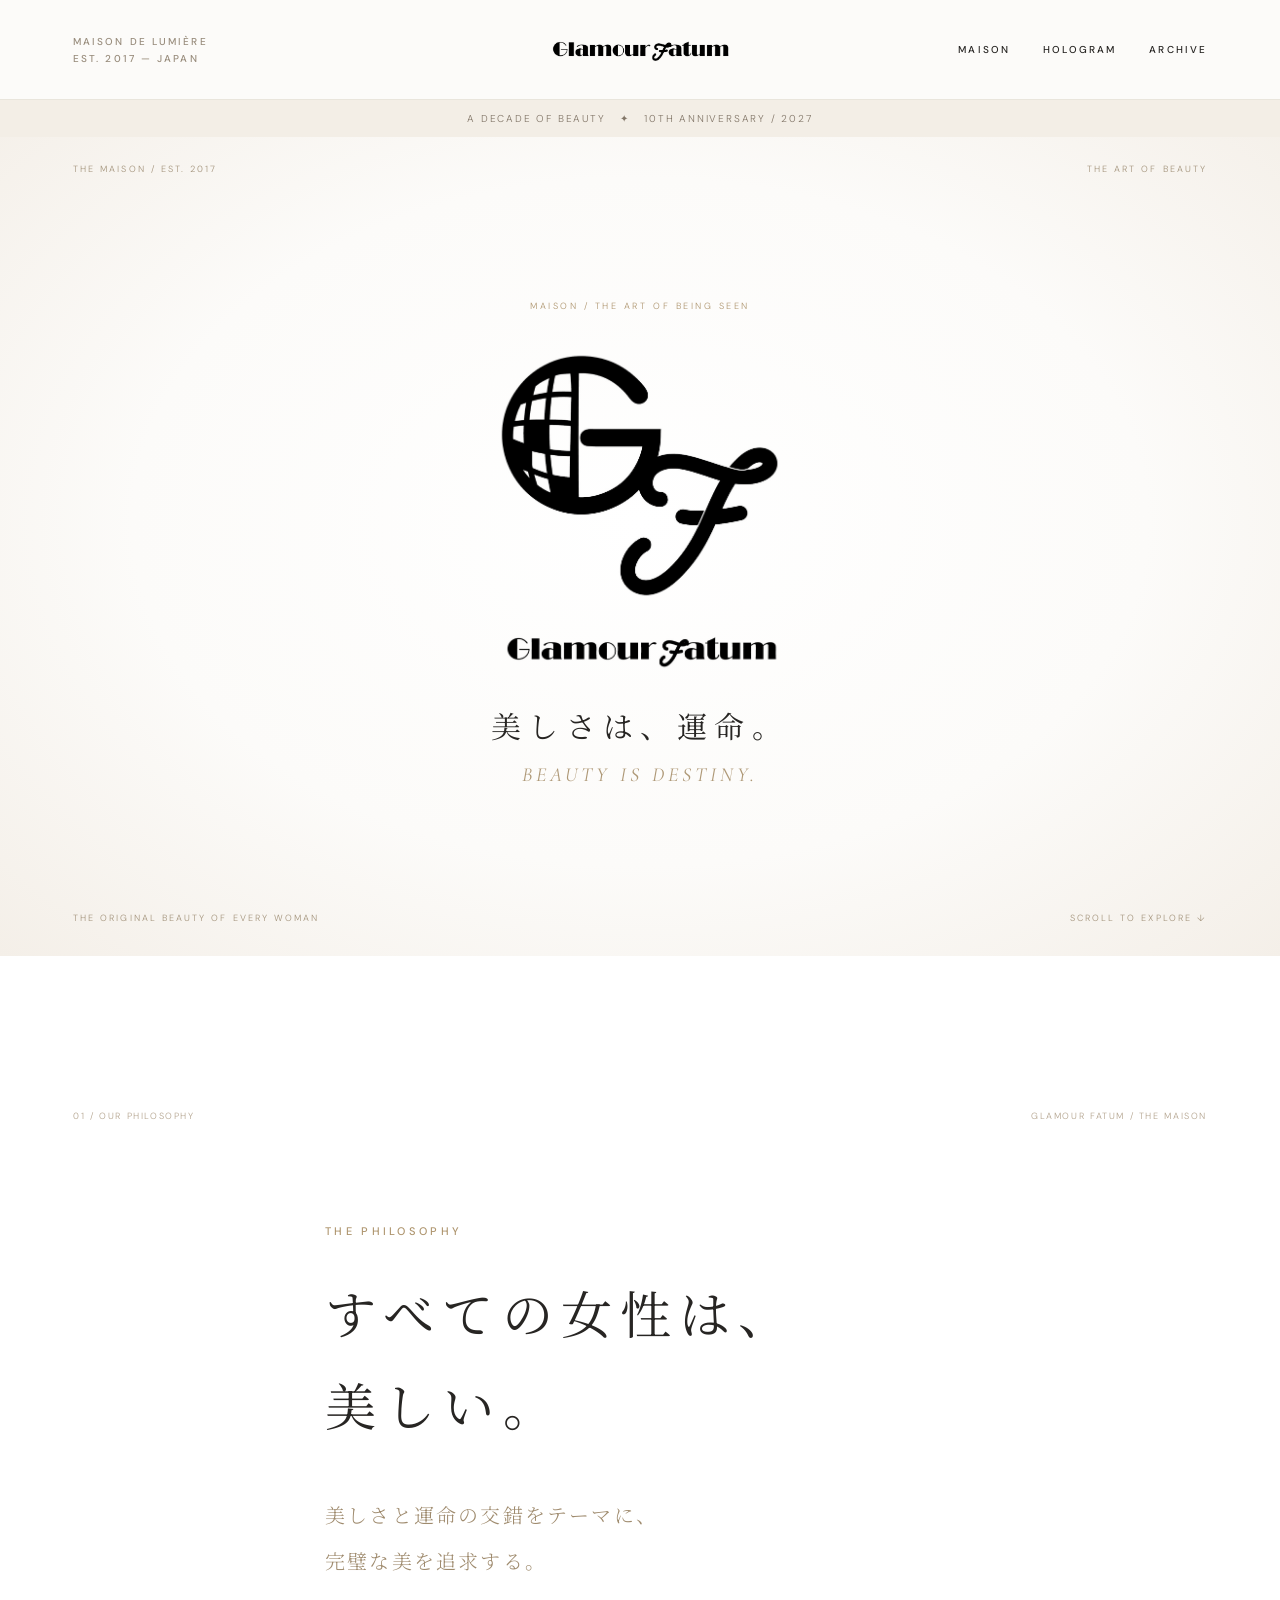
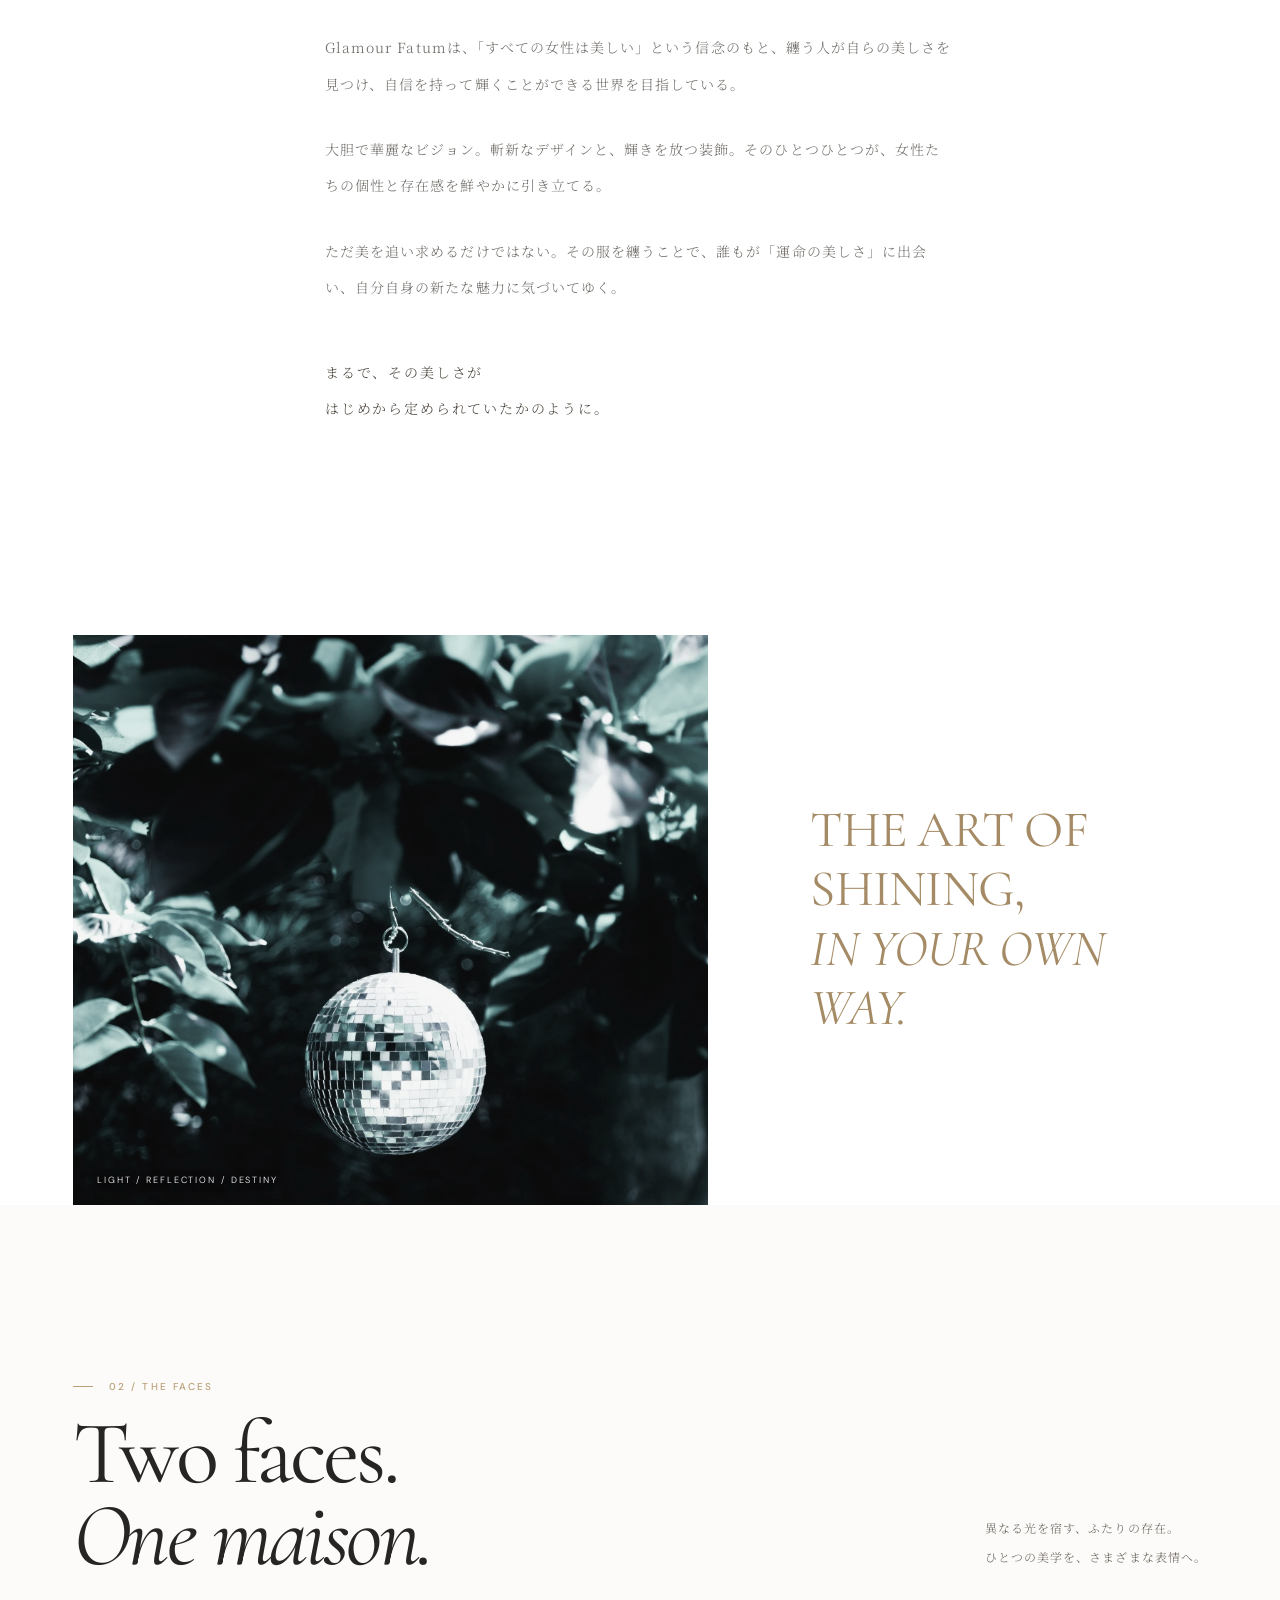
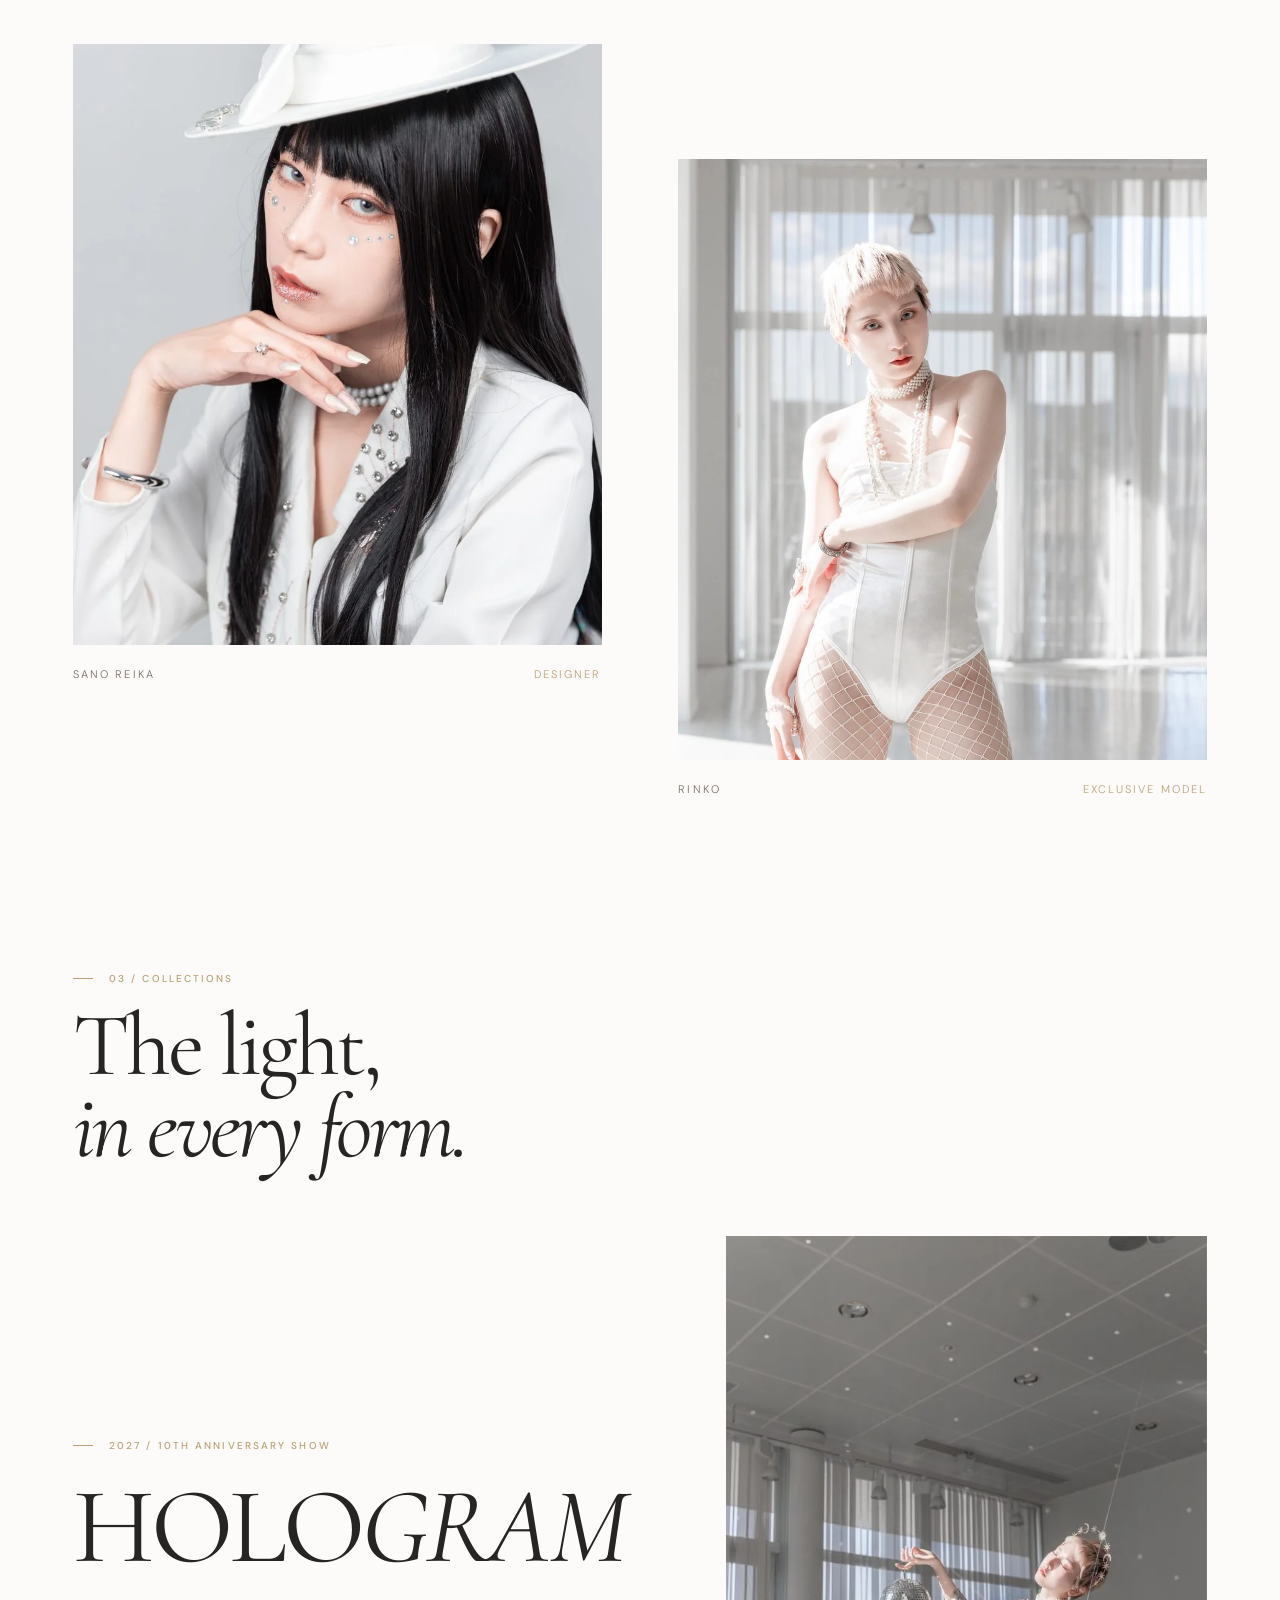
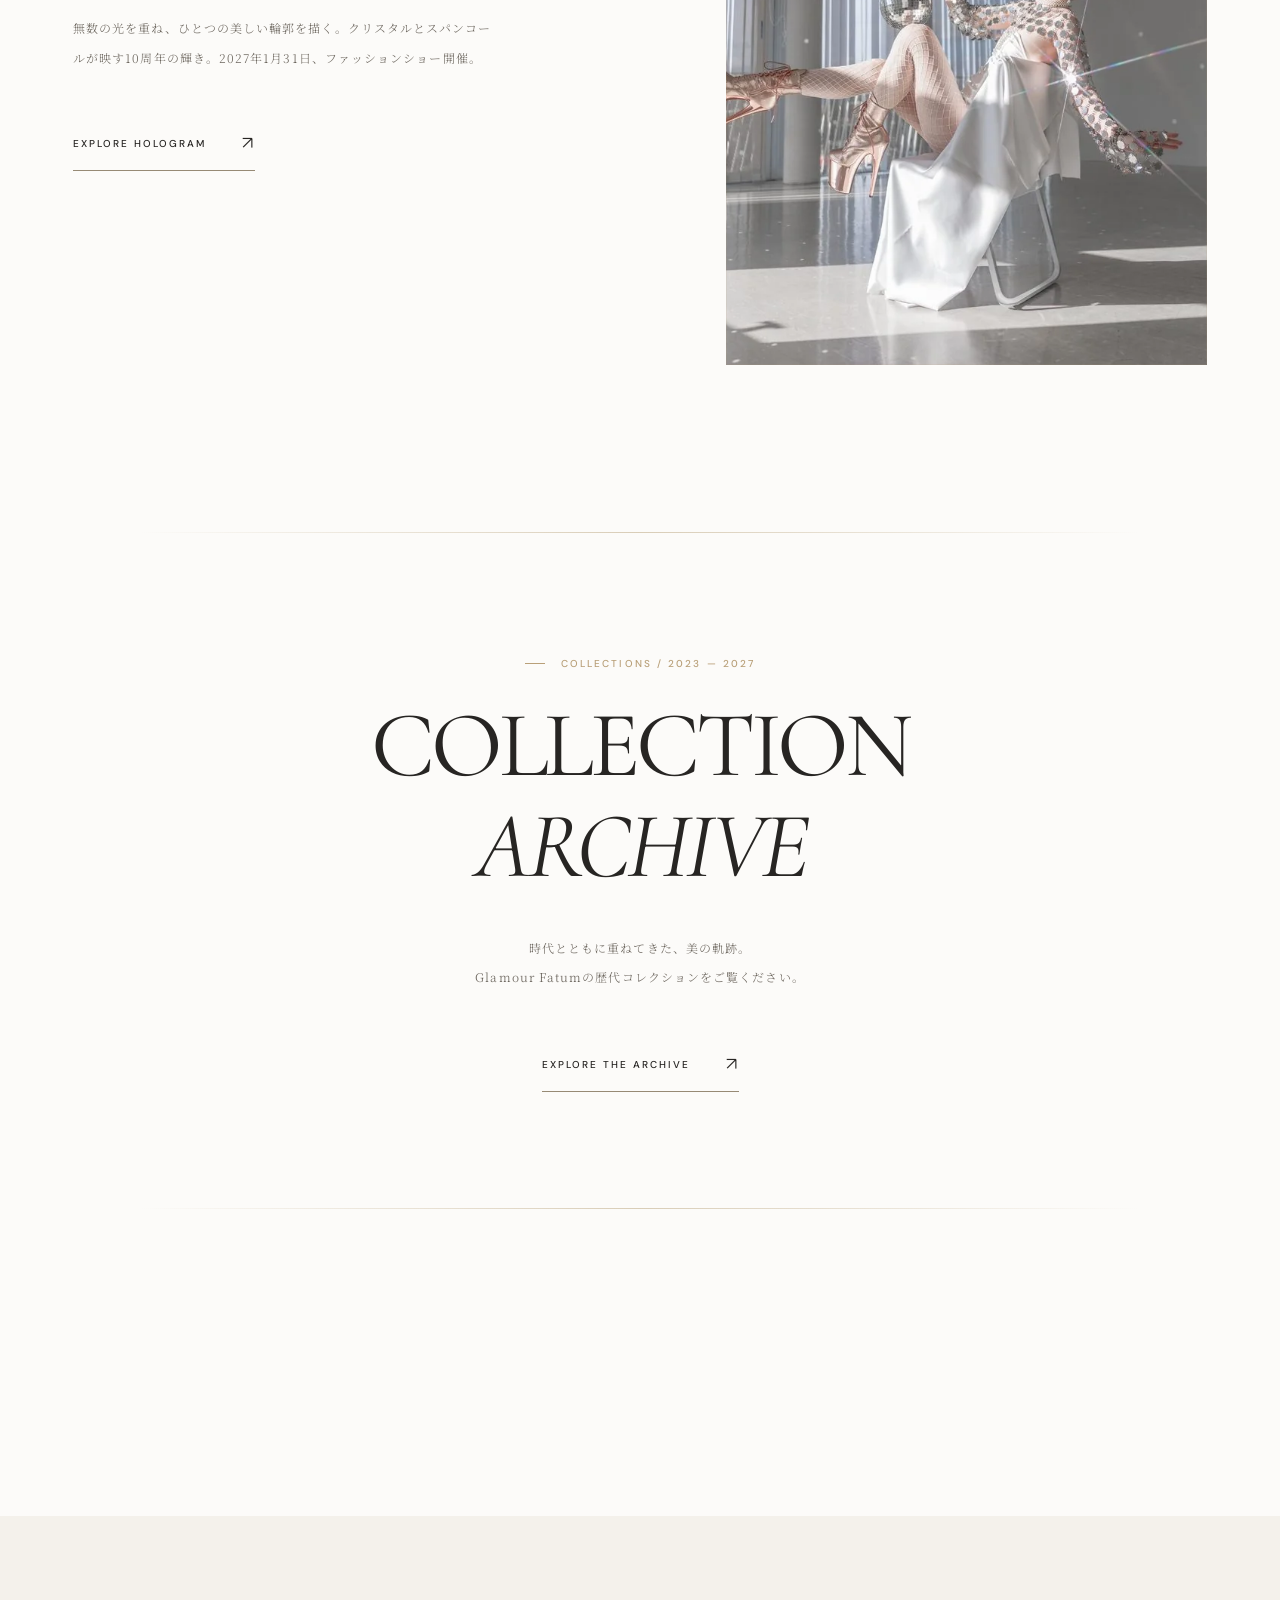
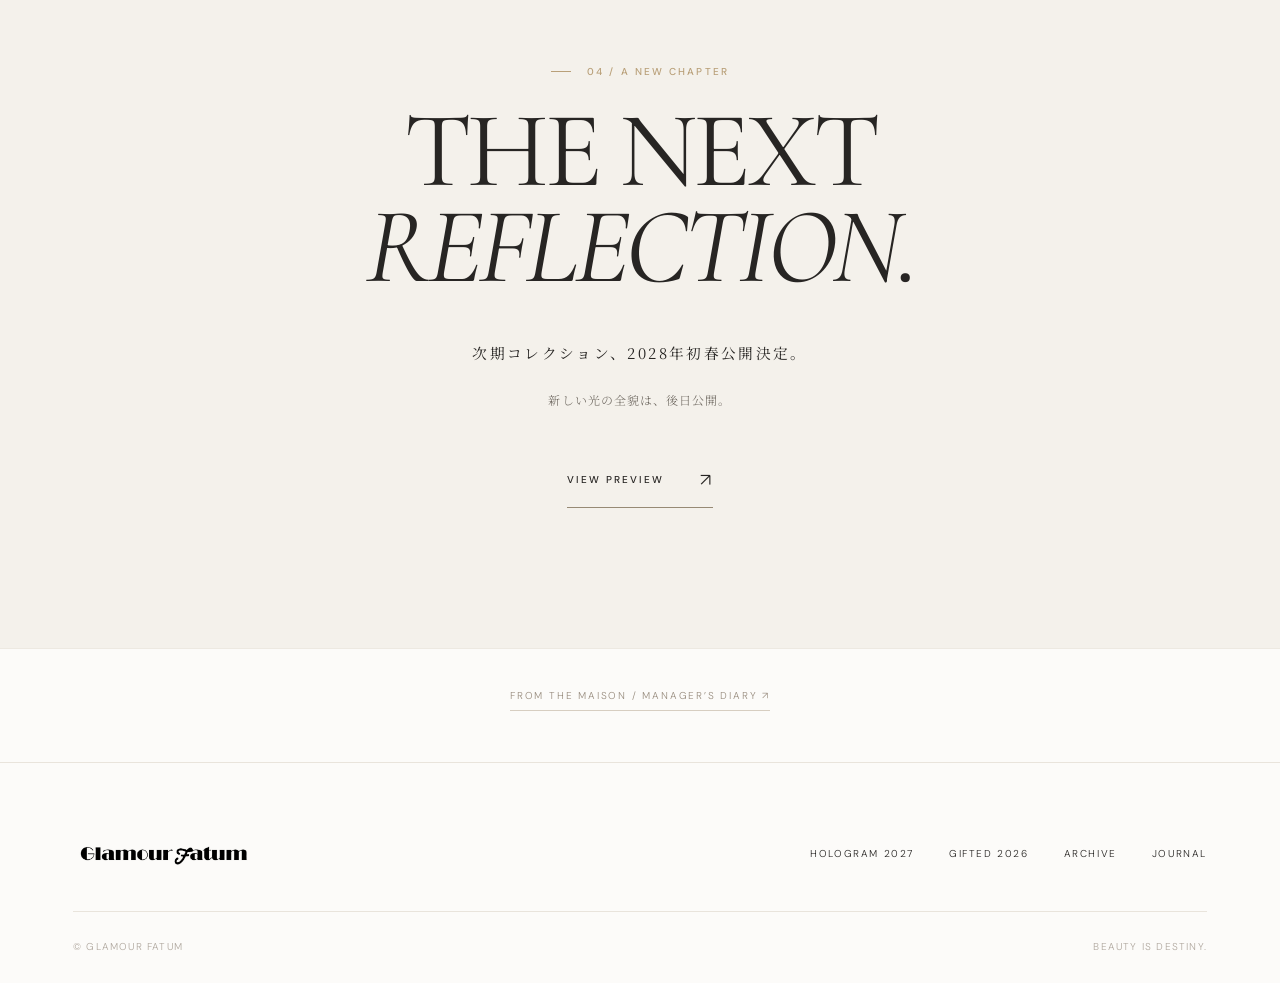
<file: index.html>
<!DOCTYPE html>

<html lang="ja"><head><meta charset="utf-8"/><meta content="width=device-width,initial-scale=1" name="viewport"/><meta content="#fcfbf9" name="theme-color"/><meta content="Glamour Fatum 公式ブランドサイト。美しさは、運命。" name="description"/><title>MAISON | Glamour Fatum</title><link href="logo_full.png" rel="icon"/><link href="style.css" rel="stylesheet"/></head><body><div class="page"><header class="site-header"><div class="header-side">MAISON DE LUMIÈRE<br/>EST. 2017 — JAPAN</div><a aria-label="Glamour Fatum ホーム" class="brand" href="index.html"><img alt="Glamour Fatum ロゴ" src="logo_word.png"/></a><nav aria-label="メインメニュー" class="nav"><a href="index.html">MAISON</a><a href="collection.html">HOLOGRAM</a><a href="archive2026.html">ARCHIVE</a></nav></header><div class="strip">A DECADE OF BEAUTY   ✦   10TH ANNIVERSARY / 2027</div><main><section aria-label="Glamour Fatum ブランドの世界観" class="maison-intro">
<div class="maison-intro-meta"><span>THE MAISON / EST. 2017</span><span>THE ART OF BEAUTY</span></div>
<div class="maison-intro-center"><p class="maison-intro-serial">MAISON / THE ART OF BEING SEEN</p>
<img alt="Glamour Fatum 公式ロゴ" class="maison-intro-logo" src="logo_full.png"/>
<h1>美しさは、運命。</h1><p class="maison-intro-en">BEAUTY IS DESTINY.</p></div>
<div class="maison-intro-bottom"><span>THE ORIGINAL BEAUTY OF EVERY WOMAN</span><span>SCROLL TO EXPLORE ↓</span></div>
</section>
<section aria-labelledby="philosophy-title" class="philosophy" id="philosophy">
<div class="philosophy-head"><span>01 / OUR PHILOSOPHY</span><span>GLAMOUR FATUM / THE MAISON</span></div>
<div class="philosophy-content"><p class="philosophy-overline">THE PHILOSOPHY</p><h2 id="philosophy-title">すべての女性は、<br/>美しい。</h2>
<p class="philosophy-lead">美しさと運命の交錯をテーマに、<br/>完璧な美を追求する。</p>
<div class="philosophy-text"><p>Glamour Fatumは、「すべての女性は美しい」という信念のもと、纏う人が自らの美しさを見つけ、自信を持って輝くことができる世界を目指している。</p>
<p>大胆で華麗なビジョン。斬新なデザインと、輝きを放つ装飾。そのひとつひとつが、女性たちの個性と存在感を鮮やかに引き立てる。</p>
<p>ただ美を追い求めるだけではない。その服を纏うことで、誰もが「運命の美しさ」に出会い、自分自身の新たな魅力に気づいてゆく。</p>
<p class="philosophy-ending">まるで、その美しさが<br/>はじめから定められていたかのように。</p></div></div>
</section>
<section aria-label="Glamour Fatumの輝きを象徴するイメージカット" class="mirror-editorial">
<figure class="mirror-photo"><img alt="樹々の間に浮かぶシルバーのミラーボール" loading="lazy" src="mirrorball_editorial.webp"/><figcaption>LIGHT / REFLECTION / DESTINY</figcaption></figure>
<p class="mirror-caption">THE ART OF SHINING,<br/><em>IN YOUR OWN WAY.</em></p>
</section>
<section class="wrap spaced"><div class="section-head"><div><span class="overline">02 / THE FACES</span><h2>Two faces.<br/><em class="italic">One maison.</em></h2></div><p class="small-copy">異なる光を宿す、ふたりの存在。<br/>ひとつの美学を、さまざまな表情へ。</p></div><div class="editorial-pair"><figure><img alt="サノレイカ" src="reika_portrait.webp"/><figcaption><span>SANO REIKA</span><span class="caption-sub">DESIGNER</span></figcaption></figure><figure><img alt="RINKO" src="rinko_portrait.webp"/><figcaption><span>RINKO</span><span class="caption-sub">EXCLUSIVE MODEL</span></figcaption></figure></div></section>
<section class="wrap spaced" style="padding-top:0"><div class="section-head"><div><span class="overline">03 / COLLECTIONS</span><h2>The light,<br/><em class="italic">in every form.</em></h2></div></div><div class="collection-feature"><div class="feature-art"><img alt="HOLOGRAMビジュアルのRINKO" src="rinko_mirror.webp"/></div><div class="feature-copy"><span class="overline">2027 / 10TH ANNIVERSARY SHOW</span><h2 class="chapter-title">HOLO<em class="italic">GRAM</em></h2><p class="small-copy">無数の光を重ね、ひとつの美しい輪郭を描く。クリスタルとスパンコールが映す10周年の輝き。2027年1月31日、ファッションショー開催。</p><a class="line-link" href="collection.html">EXPLORE HOLOGRAM <span aria-hidden="true">↗</span></a></div></div><div class="archive-feature" aria-label="コレクションアーカイブへのご案内">
  <div class="archive-feature-rule" aria-hidden="true"></div>
  <div class="archive-feature-content">
    <span class="overline">COLLECTIONS / 2023 — 2027</span>
    <h2 class="archive-feature-title">COLLECTION<br><em class="italic">ARCHIVE</em></h2>
    <p class="small-copy">時代とともに重ねてきた、美の軌跡。<br>Glamour Fatumの歴代コレクションをご覧ください。</p>
    <a class="line-link" href="archive2026.html">EXPLORE THE ARCHIVE <span aria-hidden="true">↗</span></a>
  </div>
  <div class="archive-feature-rule" aria-hidden="true"></div>
</div></section>
<section class="coda"><span class="overline">04 / A NEW CHAPTER</span><h2>THE NEXT<br/><em class="italic">REFLECTION.</em></h2><p class="jp">次期コレクション、2028年初春公開決定。</p><p class="small-copy">新しい光の全貌は、後日公開。</p><a class="line-link" href="upcoming.html">VIEW PREVIEW <span aria-hidden="true">↗</span></a></section>
<aside aria-label="マネージャーの記録" class="journal-understated"><a href="journal.html">FROM THE MAISON  /  MANAGER’S DIARY  ↗</a></aside></main><footer class="site-footer"><a href="index.html"><img alt="Glamour Fatum" class="footer-logo" src="logo_word.png"/></a><div class="footer-links"><a href="collection.html">HOLOGRAM 2027</a><a href="gifted.html">GIFTED 2026</a><a href="archive2026.html">ARCHIVE</a><a href="journal.html">JOURNAL</a></div><div class="footer-meta"><span>© GLAMOUR FATUM</span><span>BEAUTY IS DESTINY.</span></div></footer></div></body></html>
</file>
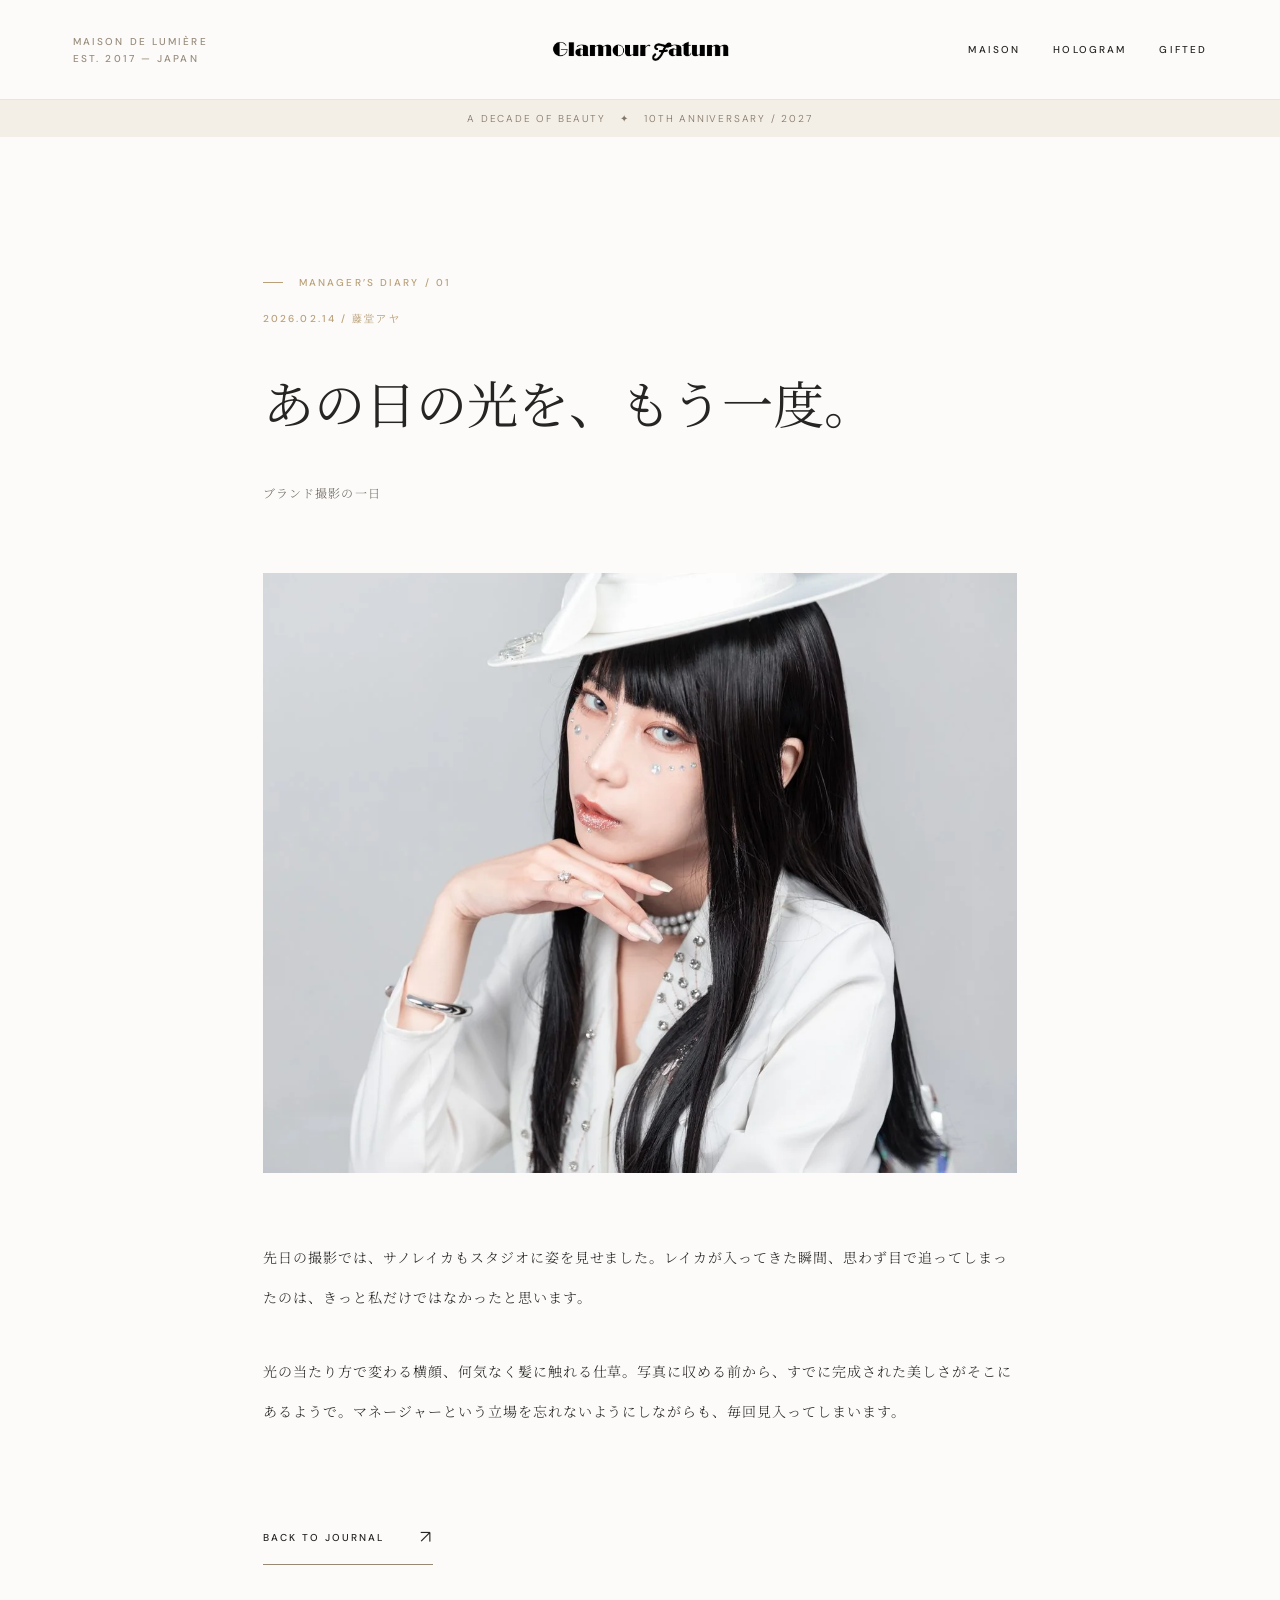
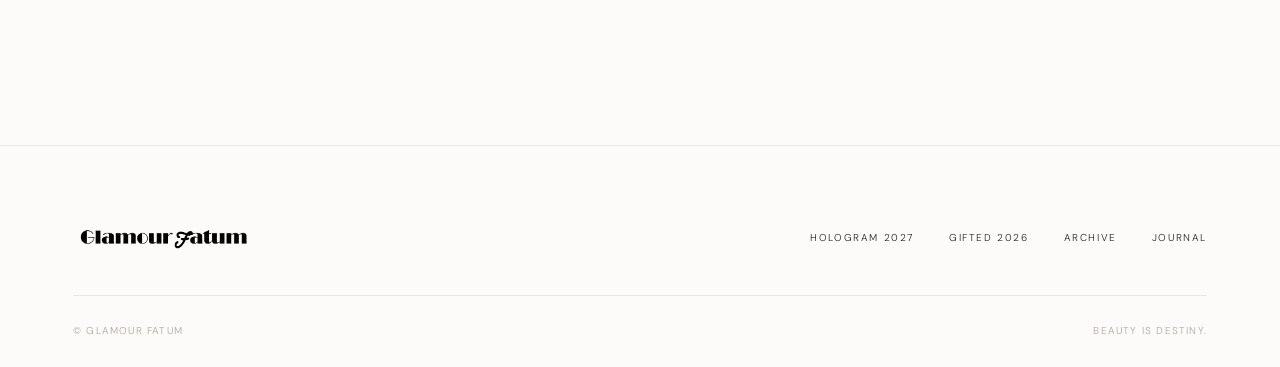
<file: 01.html>
<!DOCTYPE html>

<html lang="ja"><head><meta charset="utf-8"/><meta content="width=device-width,initial-scale=1" name="viewport"/><meta content="#fcfbf9" name="theme-color"/><meta content="Glamour Fatum 公式ブランドサイト。美しさは、運命。" name="description"/><title>あの日の光を、もう一度。 | Glamour Fatum</title><link href="logo_full.png" rel="icon"/><link href="style.css" rel="stylesheet"/></head><body><div class="page"><header class="site-header"><div class="header-side">MAISON DE LUMIÈRE<br/>EST. 2017 — JAPAN</div><a aria-label="Glamour Fatum ホーム" class="brand" href="index.html"><img alt="Glamour Fatum ロゴ" src="logo_word.png"/></a><nav aria-label="メインメニュー" class="nav"><a href="index.html">MAISON</a><a href="collection.html">HOLOGRAM</a><a href="gifted.html">GIFTED</a></nav></header><div class="strip">A DECADE OF BEAUTY   ✦   10TH ANNIVERSARY / 2027</div><main><article class="article"><span class="overline">MANAGER’S DIARY / 01</span><p class="fine" style="color:var(--gold);margin-top:23px">2026.02.14 / 藤堂アヤ</p><h1 class="article-title">あの日の光を、もう一度。</h1><p class="small-copy">ブランド撮影の一日</p><img alt="あの日の光を、もう一度。" class="article-image" src="reika_portrait.webp"/><div class="article-body"><p>先日の撮影では、サノレイカもスタジオに姿を見せました。レイカが入ってきた瞬間、思わず目で追ってしまったのは、きっと私だけではなかったと思います。</p><p>光の当たり方で変わる横顔、何気なく髪に触れる仕草。写真に収める前から、すでに完成された美しさがそこにあるようで。マネージャーという立場を忘れないようにしながらも、毎回見入ってしまいます。</p></div><a class="line-link" href="journal.html">BACK TO JOURNAL <span aria-hidden="true">↗</span></a></article></main><footer class="site-footer"><a href="index.html"><img alt="Glamour Fatum" class="footer-logo" src="logo_word.png"/></a><div class="footer-links"><a href="collection.html">HOLOGRAM 2027</a><a href="gifted.html">GIFTED 2026</a><a href="archive2026.html">ARCHIVE</a><a href="journal.html">JOURNAL</a></div><div class="footer-meta"><span>© GLAMOUR FATUM</span><span>BEAUTY IS DESTINY.</span></div></footer></div></body></html>
</file>
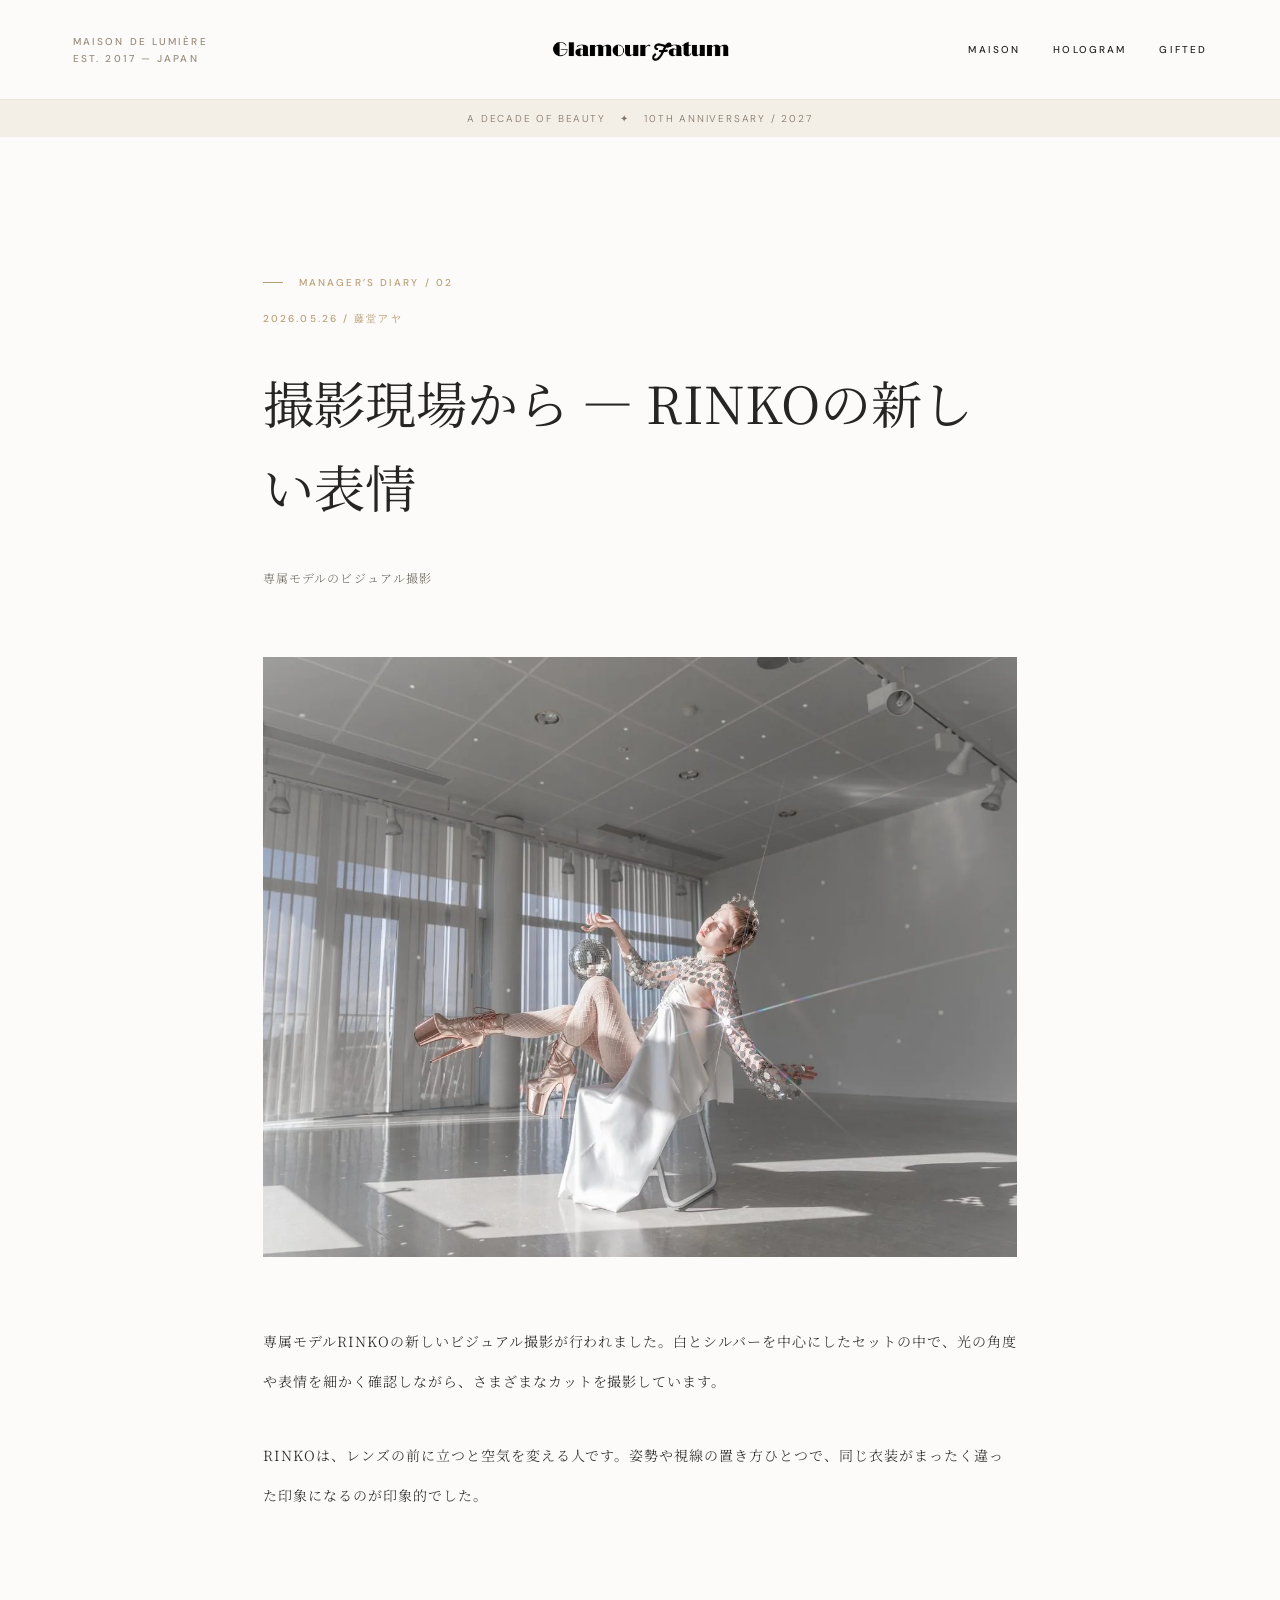
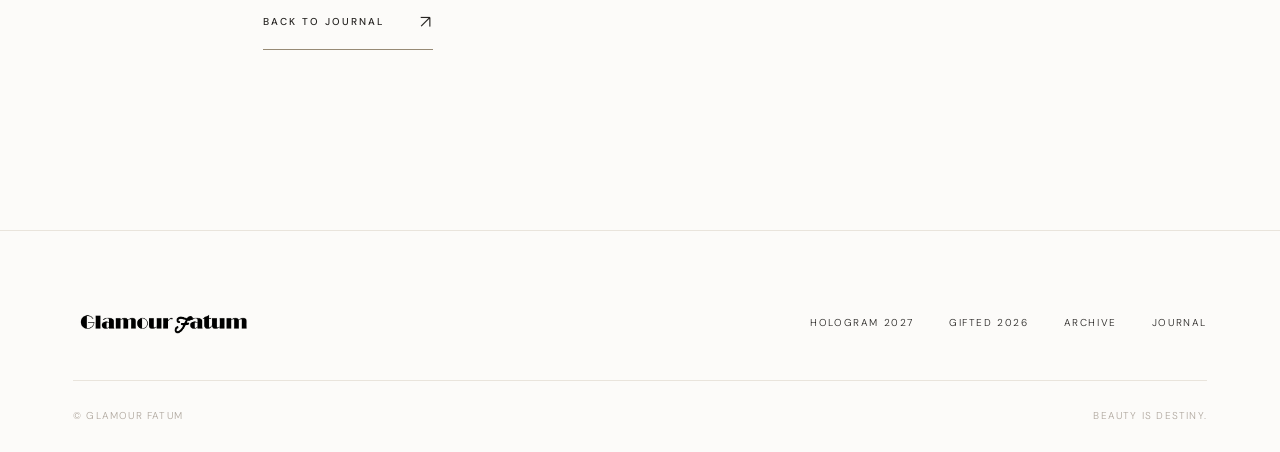
<file: 02.html>
<!DOCTYPE html>

<html lang="ja"><head><meta charset="utf-8"/><meta content="width=device-width,initial-scale=1" name="viewport"/><meta content="#fcfbf9" name="theme-color"/><meta content="Glamour Fatum 公式ブランドサイト。美しさは、運命。" name="description"/><title>撮影現場から — RINKOの新しい表情 | Glamour Fatum</title><link href="logo_full.png" rel="icon"/><link href="style.css" rel="stylesheet"/></head><body><div class="page"><header class="site-header"><div class="header-side">MAISON DE LUMIÈRE<br/>EST. 2017 — JAPAN</div><a aria-label="Glamour Fatum ホーム" class="brand" href="index.html"><img alt="Glamour Fatum ロゴ" src="logo_word.png"/></a><nav aria-label="メインメニュー" class="nav"><a href="index.html">MAISON</a><a href="collection.html">HOLOGRAM</a><a href="gifted.html">GIFTED</a></nav></header><div class="strip">A DECADE OF BEAUTY   ✦   10TH ANNIVERSARY / 2027</div><main><article class="article"><span class="overline">MANAGER’S DIARY / 02</span><p class="fine" style="color:var(--gold);margin-top:23px">2026.05.26 / 藤堂アヤ</p><h1 class="article-title">撮影現場から — RINKOの新しい表情</h1><p class="small-copy">専属モデルのビジュアル撮影</p><img alt="撮影現場から — RINKOの新しい表情" class="article-image" src="rinko_mirror.webp"/><div class="article-body"><p>専属モデルRINKOの新しいビジュアル撮影が行われました。白とシルバーを中心にしたセットの中で、光の角度や表情を細かく確認しながら、さまざまなカットを撮影しています。</p><p>RINKOは、レンズの前に立つと空気を変える人です。姿勢や視線の置き方ひとつで、同じ衣装がまったく違った印象になるのが印象的でした。</p></div><a class="line-link" href="journal.html">BACK TO JOURNAL <span aria-hidden="true">↗</span></a></article></main><footer class="site-footer"><a href="index.html"><img alt="Glamour Fatum" class="footer-logo" src="logo_word.png"/></a><div class="footer-links"><a href="collection.html">HOLOGRAM 2027</a><a href="gifted.html">GIFTED 2026</a><a href="archive2026.html">ARCHIVE</a><a href="journal.html">JOURNAL</a></div><div class="footer-meta"><span>© GLAMOUR FATUM</span><span>BEAUTY IS DESTINY.</span></div></footer></div></body></html>
</file>
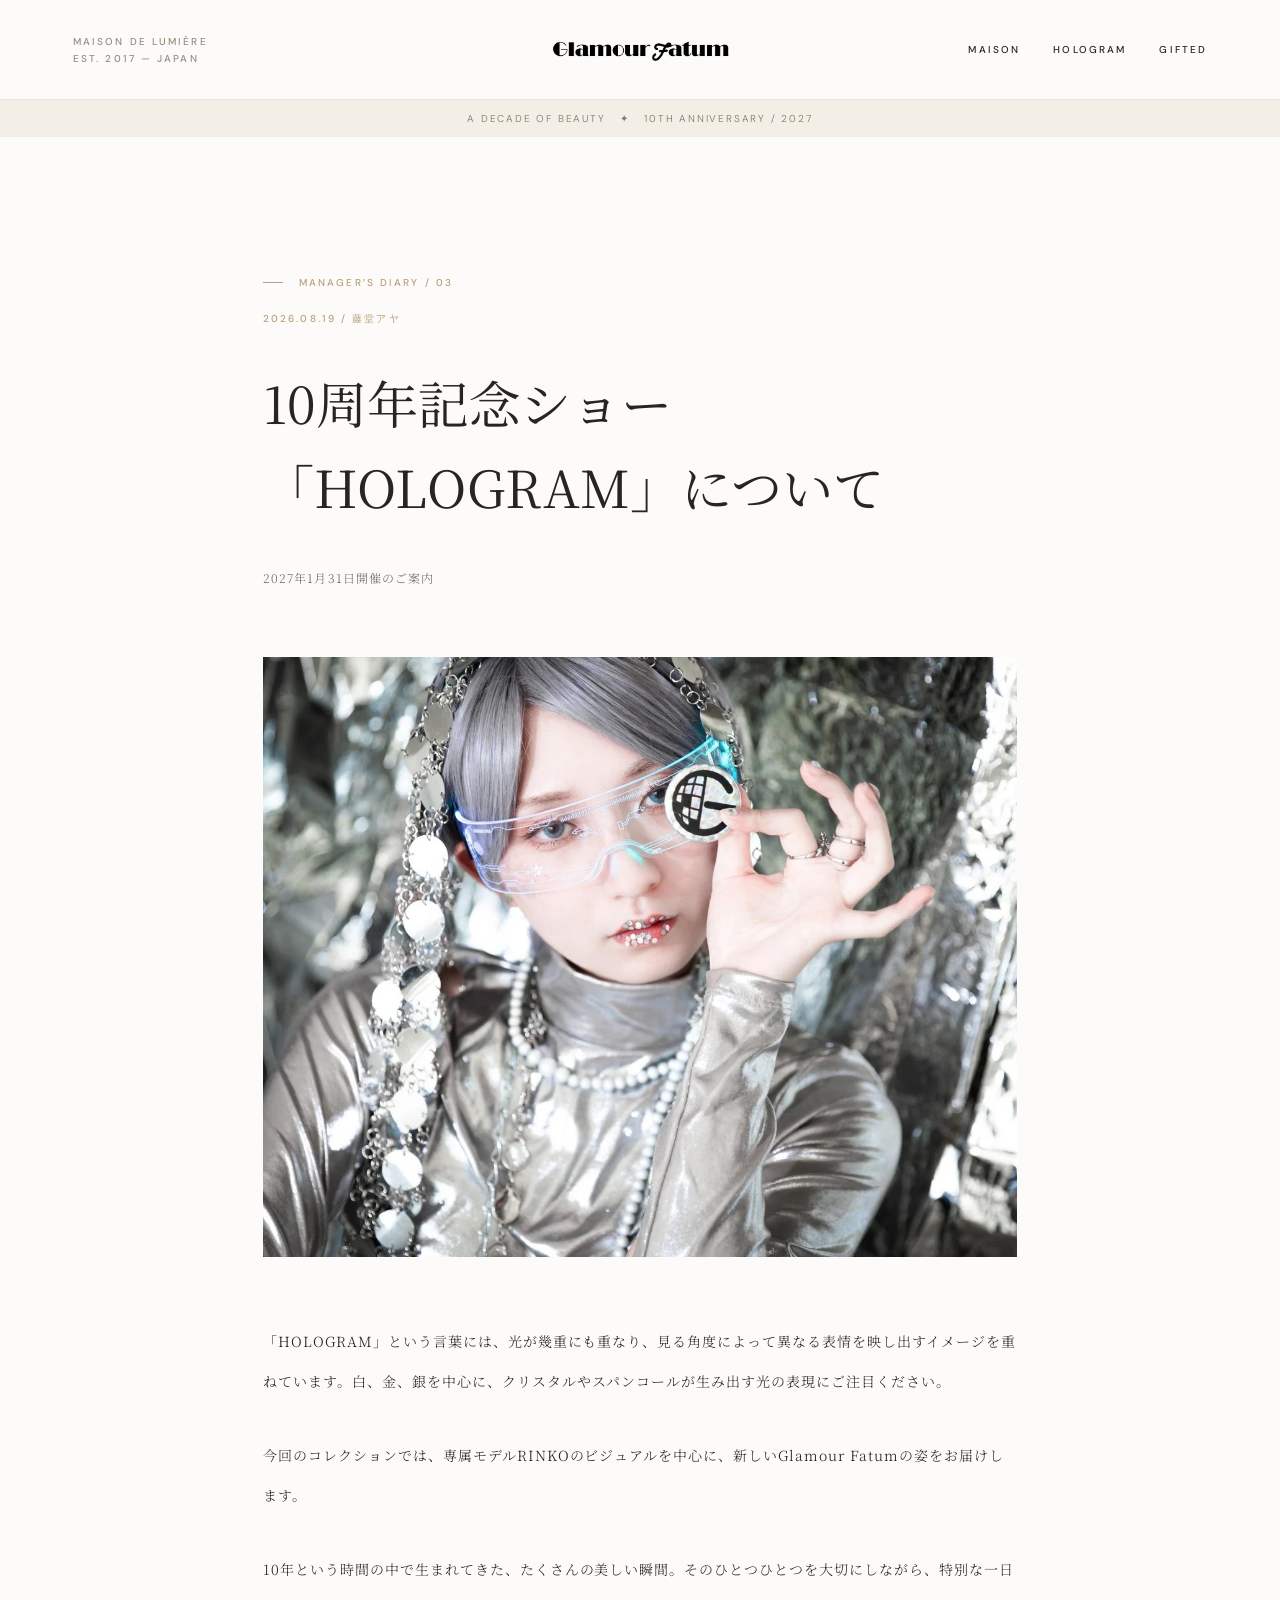
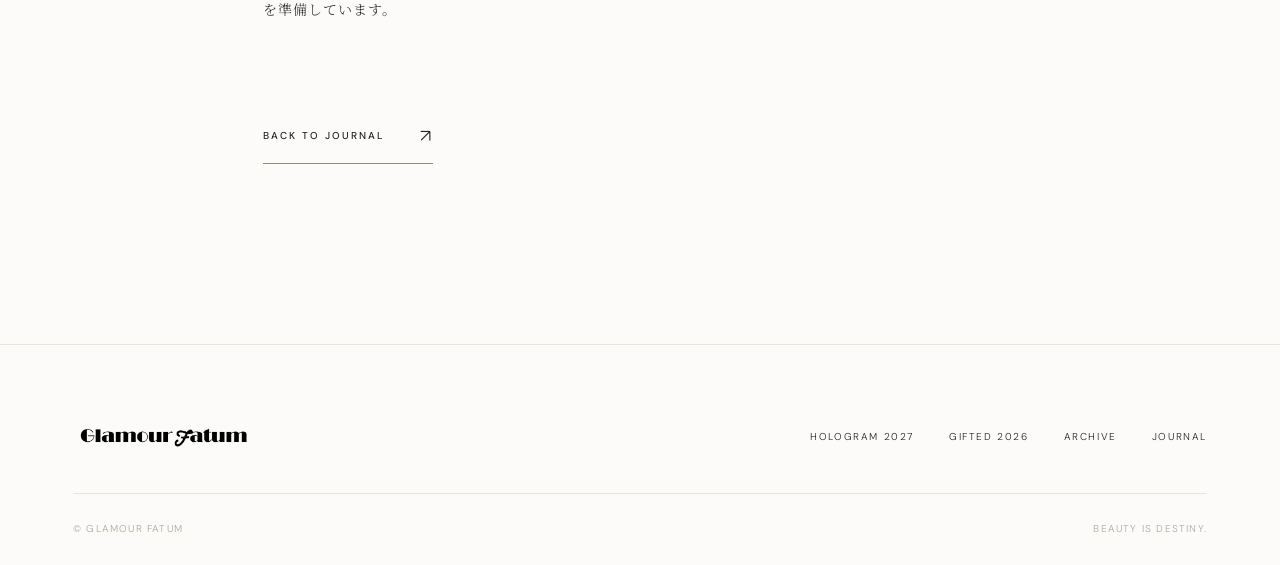
<file: 03.html>
<!DOCTYPE html>

<html lang="ja"><head><meta charset="utf-8"/><meta content="width=device-width,initial-scale=1" name="viewport"/><meta content="#fcfbf9" name="theme-color"/><meta content="Glamour Fatum 公式ブランドサイト。美しさは、運命。" name="description"/><title>10周年記念ショー「HOLOGRAM」について | Glamour Fatum</title><link href="logo_full.png" rel="icon"/><link href="style.css" rel="stylesheet"/></head><body><div class="page"><header class="site-header"><div class="header-side">MAISON DE LUMIÈRE<br/>EST. 2017 — JAPAN</div><a aria-label="Glamour Fatum ホーム" class="brand" href="index.html"><img alt="Glamour Fatum ロゴ" src="logo_word.png"/></a><nav aria-label="メインメニュー" class="nav"><a href="index.html">MAISON</a><a href="collection.html">HOLOGRAM</a><a href="gifted.html">GIFTED</a></nav></header><div class="strip">A DECADE OF BEAUTY   ✦   10TH ANNIVERSARY / 2027</div><main><article class="article"><span class="overline">MANAGER’S DIARY / 03</span><p class="fine" style="color:var(--gold);margin-top:23px">2026.08.19 / 藤堂アヤ</p><h1 class="article-title">10周年記念ショー「HOLOGRAM」について</h1><p class="small-copy">2027年1月31日開催のご案内</p><img alt="10周年記念ショー「HOLOGRAM」について" class="article-image" src="rinko_main.webp"/><div class="article-body"><p>「HOLOGRAM」という言葉には、光が幾重にも重なり、見る角度によって異なる表情を映し出すイメージを重ねています。白、金、銀を中心に、クリスタルやスパンコールが生み出す光の表現にご注目ください。</p><p>今回のコレクションでは、専属モデルRINKOのビジュアルを中心に、新しいGlamour Fatumの姿をお届けします。</p><p>10年という時間の中で生まれてきた、たくさんの美しい瞬間。そのひとつひとつを大切にしながら、特別な一日を準備しています。</p></div><a class="line-link" href="journal.html">BACK TO JOURNAL <span aria-hidden="true">↗</span></a></article></main><footer class="site-footer"><a href="index.html"><img alt="Glamour Fatum" class="footer-logo" src="logo_word.png"/></a><div class="footer-links"><a href="collection.html">HOLOGRAM 2027</a><a href="gifted.html">GIFTED 2026</a><a href="archive2026.html">ARCHIVE</a><a href="journal.html">JOURNAL</a></div><div class="footer-meta"><span>© GLAMOUR FATUM</span><span>BEAUTY IS DESTINY.</span></div></footer></div></body></html>
</file>
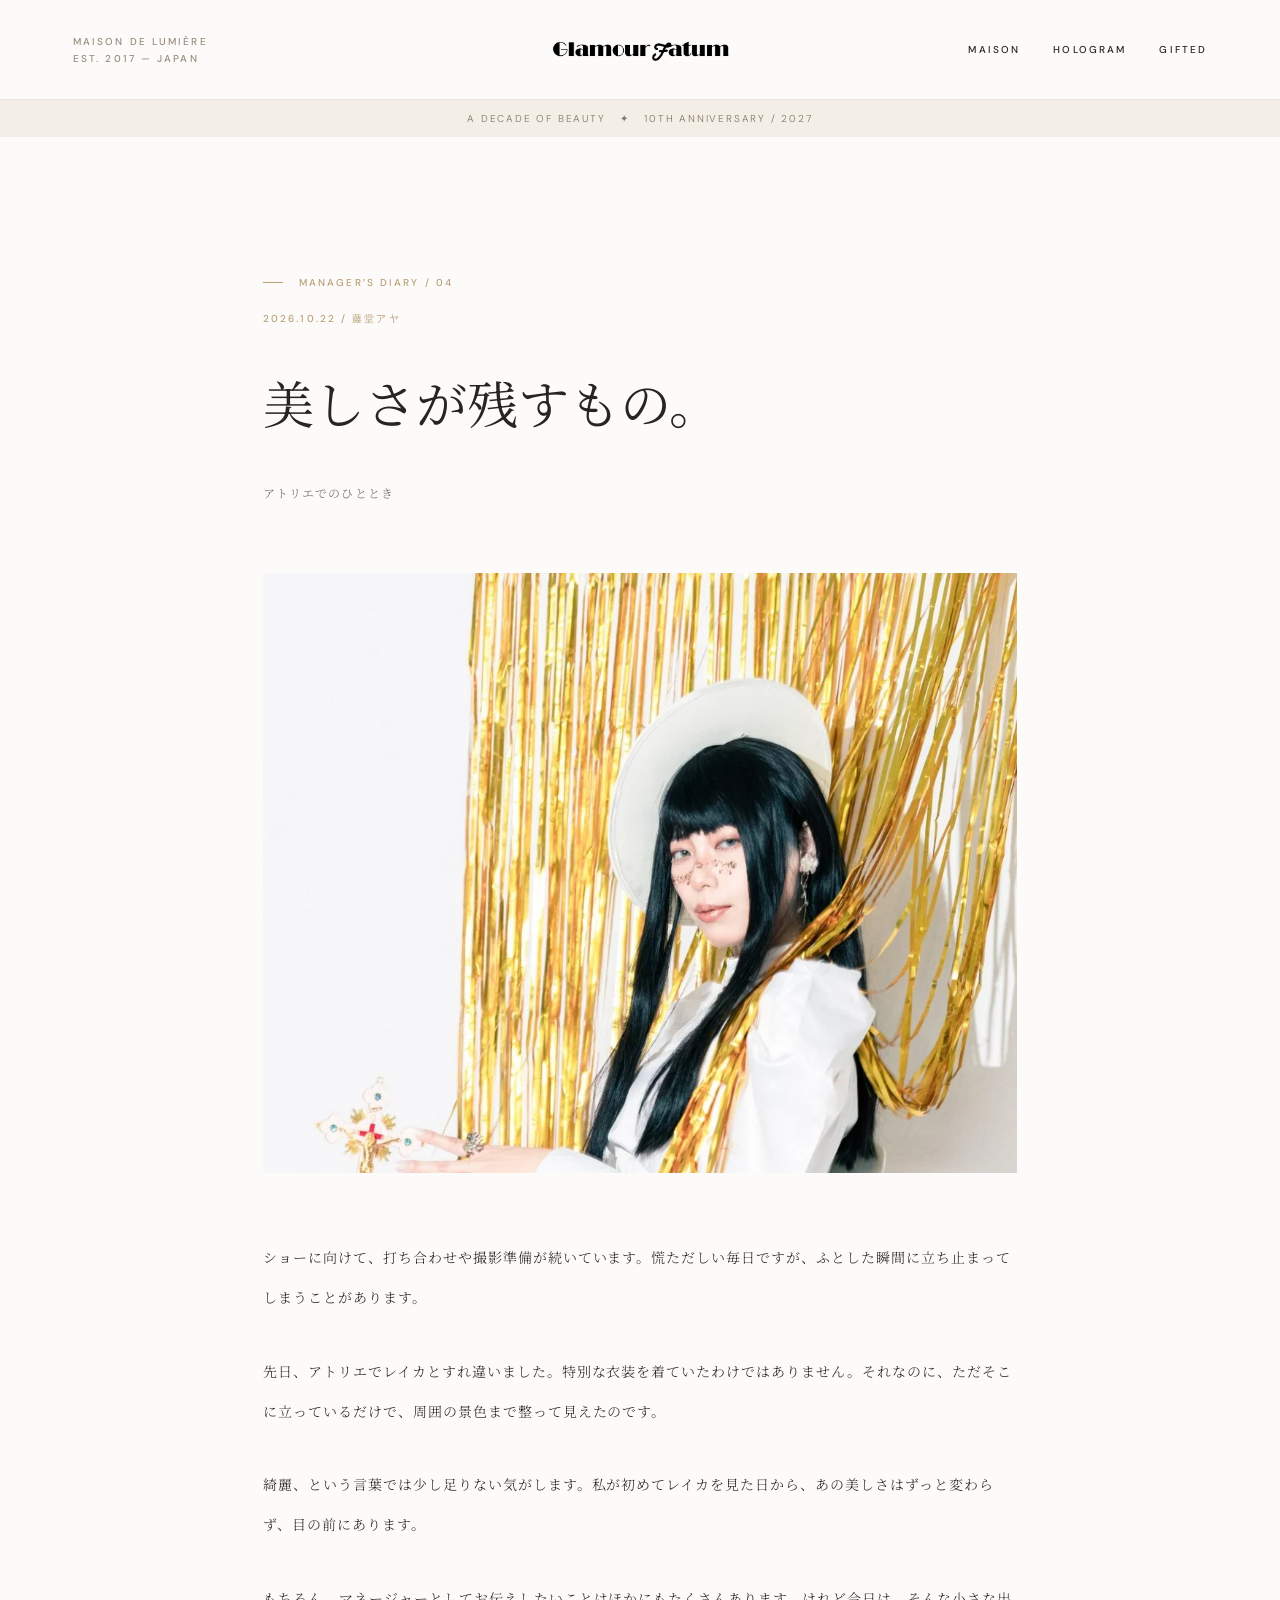
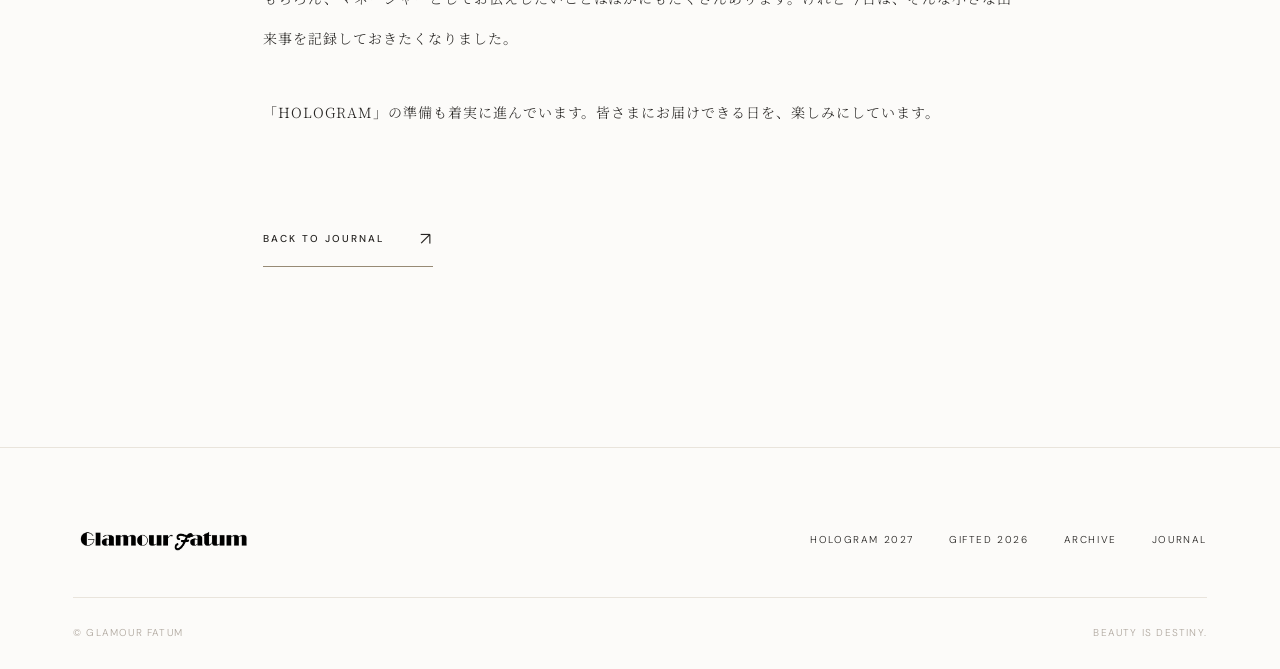
<file: 04.html>
<!DOCTYPE html>

<html lang="ja"><head><meta charset="utf-8"/><meta content="width=device-width,initial-scale=1" name="viewport"/><meta content="#fcfbf9" name="theme-color"/><meta content="Glamour Fatum 公式ブランドサイト。美しさは、運命。" name="description"/><title>美しさが残すもの。 | Glamour Fatum</title><link href="logo_full.png" rel="icon"/><link href="style.css" rel="stylesheet"/></head><body><div class="page"><header class="site-header"><div class="header-side">MAISON DE LUMIÈRE<br/>EST. 2017 — JAPAN</div><a aria-label="Glamour Fatum ホーム" class="brand" href="index.html"><img alt="Glamour Fatum ロゴ" src="logo_word.png"/></a><nav aria-label="メインメニュー" class="nav"><a href="index.html">MAISON</a><a href="collection.html">HOLOGRAM</a><a href="gifted.html">GIFTED</a></nav></header><div class="strip">A DECADE OF BEAUTY   ✦   10TH ANNIVERSARY / 2027</div><main><article class="article"><span class="overline">MANAGER’S DIARY / 04</span><p class="fine" style="color:var(--gold);margin-top:23px">2026.10.22 / 藤堂アヤ</p><h1 class="article-title">美しさが残すもの。</h1><p class="small-copy">アトリエでのひととき</p><img alt="美しさが残すもの。" class="article-image" src="reika_gold.webp"/><div class="article-body"><p>ショーに向けて、打ち合わせや撮影準備が続いています。慌ただしい毎日ですが、ふとした瞬間に立ち止まってしまうことがあります。</p><p>先日、アトリエでレイカとすれ違いました。特別な衣装を着ていたわけではありません。それなのに、ただそこに立っているだけで、周囲の景色まで整って見えたのです。</p><p>綺麗、という言葉では少し足りない気がします。私が初めてレイカを見た日から、あの美しさはずっと変わらず、目の前にあります。</p><p>もちろん、マネージャーとしてお伝えしたいことはほかにもたくさんあります。けれど今日は、そんな小さな出来事を記録しておきたくなりました。</p><p>「HOLOGRAM」の準備も着実に進んでいます。皆さまにお届けできる日を、楽しみにしています。</p></div><a class="line-link" href="journal.html">BACK TO JOURNAL <span aria-hidden="true">↗</span></a></article></main><footer class="site-footer"><a href="index.html"><img alt="Glamour Fatum" class="footer-logo" src="logo_word.png"/></a><div class="footer-links"><a href="collection.html">HOLOGRAM 2027</a><a href="gifted.html">GIFTED 2026</a><a href="archive2026.html">ARCHIVE</a><a href="journal.html">JOURNAL</a></div><div class="footer-meta"><span>© GLAMOUR FATUM</span><span>BEAUTY IS DESTINY.</span></div></footer></div></body></html>
</file>
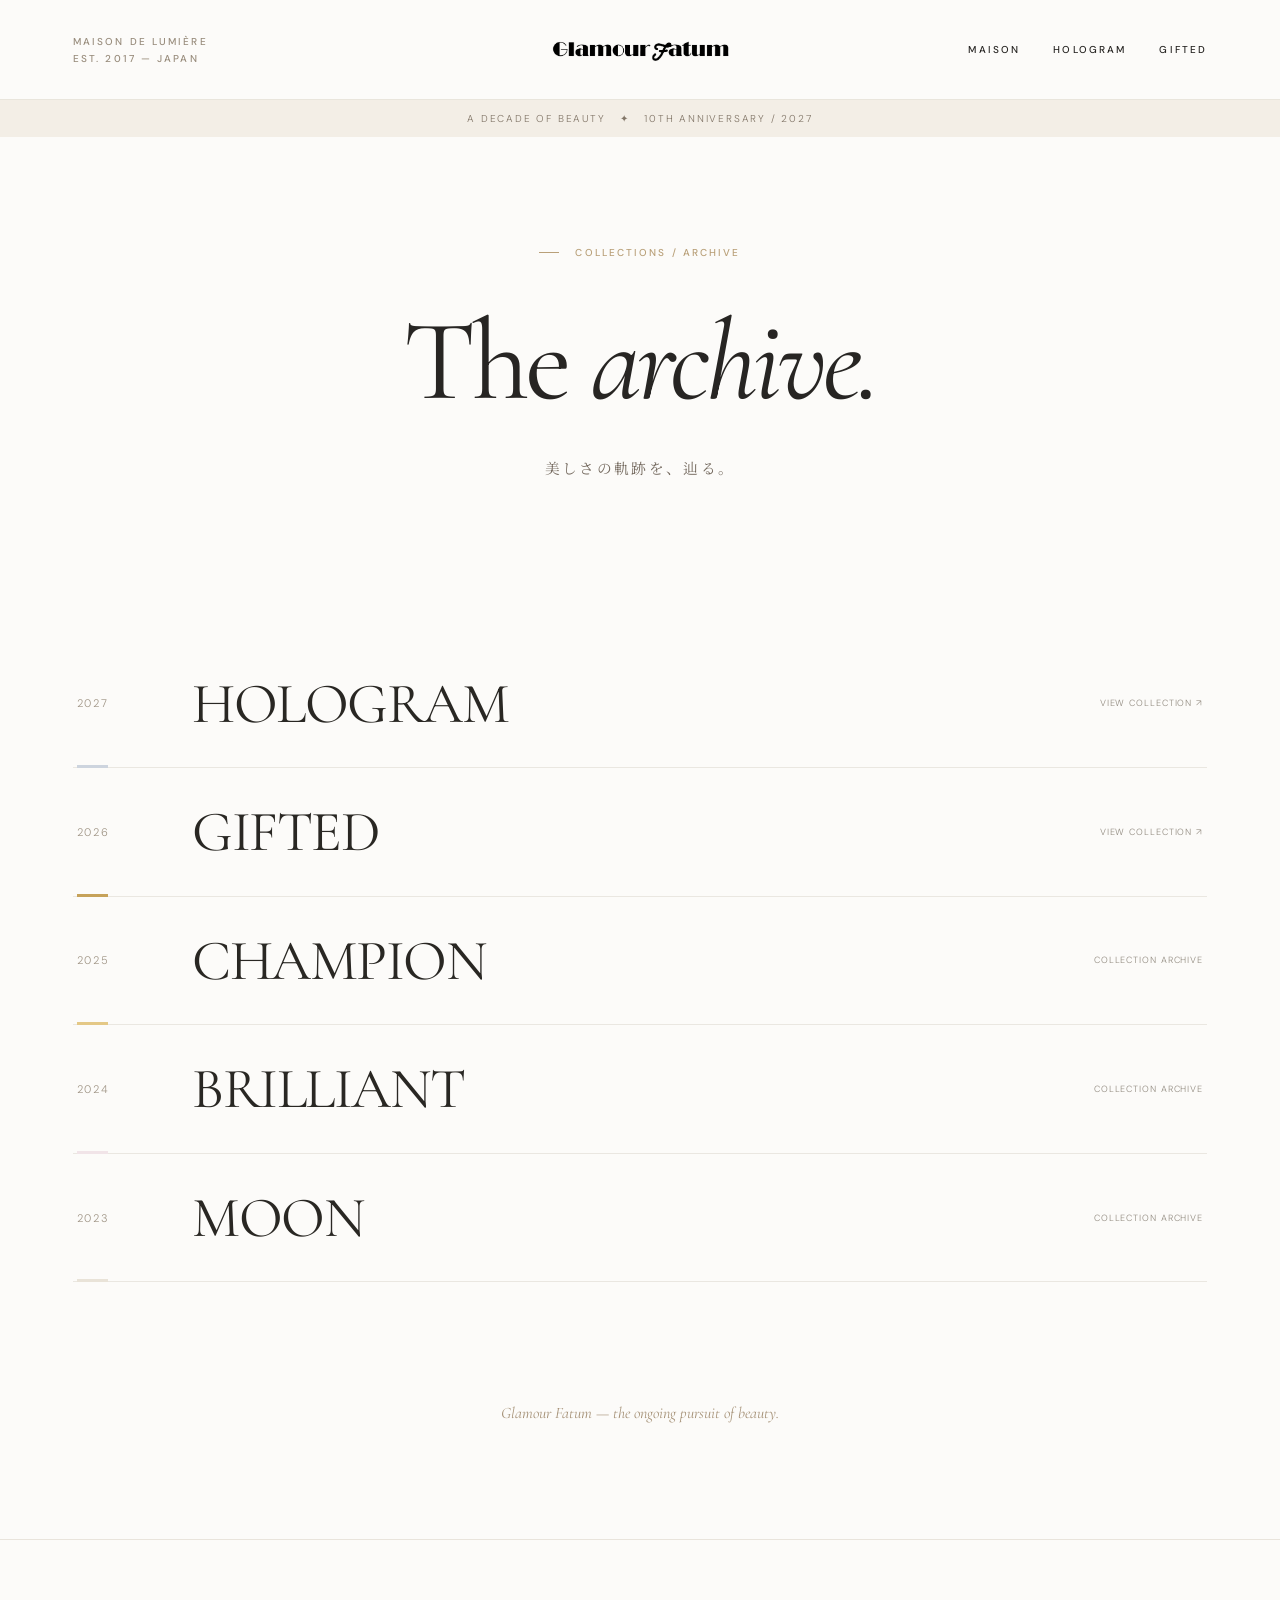
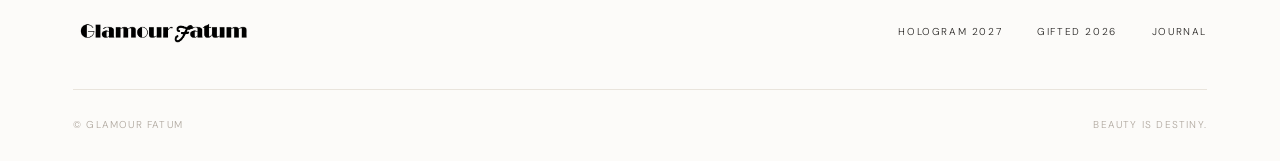
<file: archive2026.html>
<!DOCTYPE html>

<html lang="ja"><head><meta charset="utf-8"/><meta content="width=device-width,initial-scale=1" name="viewport"/><meta content="#fcfbf9" name="theme-color"/><meta content="Glamour Fatum 公式ブランドサイト。美しさは、運命。" name="description"/><title>COLLECTION ARCHIVE | Glamour Fatum</title><link href="logo_full.png" rel="icon"/><link href="style.css" rel="stylesheet"/></head><body><div class="page"><header class="site-header"><div class="header-side">MAISON DE LUMIÈRE<br/>EST. 2017 — JAPAN</div><a aria-label="Glamour Fatum ホーム" class="brand" href="index.html"><img alt="Glamour Fatum ロゴ" src="logo_word.png"/></a><nav aria-label="メインメニュー" class="nav"><a href="index.html">MAISON</a><a href="collection.html">HOLOGRAM</a><a href="gifted.html">GIFTED</a></nav></header><div class="strip">A DECADE OF BEAUTY   ✦   10TH ANNIVERSARY / 2027</div><main><section class="inner-hero archive-intro"><span class="overline">COLLECTIONS / ARCHIVE</span><h1 class="chapter-title">The <em class="italic">archive.</em></h1><p class="jp">美しさの軌跡を、辿る。</p></section><section aria-label="コレクション年表" class="wrap history"><a class="history-row history-hologram" href="collection.html"><span class="year">2027</span><strong>HOLOGRAM</strong><span class="history-action">VIEW COLLECTION ↗</span></a><a class="history-row history-gifted" href="gifted.html"><span class="year">2026</span><strong>GIFTED</strong><span class="history-action">VIEW COLLECTION ↗</span></a><div class="history-row history-champion"><span class="year">2025</span><strong>CHAMPION</strong><span class="history-action">COLLECTION ARCHIVE</span></div><div class="history-row history-brilliant"><span class="year">2024</span><strong>BRILLIANT</strong><span class="history-action">COLLECTION ARCHIVE</span></div><div class="history-row history-moon"><span class="year">2023</span><strong>MOON</strong><span class="history-action">COLLECTION ARCHIVE</span></div></section><section class="wrap archive-note"><p>Glamour Fatum — the ongoing pursuit of beauty.</p></section></main><footer class="site-footer"><a href="index.html"><img alt="Glamour Fatum" class="footer-logo" src="logo_word.png"/></a><div class="footer-links"><a href="collection.html">HOLOGRAM 2027</a><a href="gifted.html">GIFTED 2026</a><a href="journal.html">JOURNAL</a></div><div class="footer-meta"><span>© GLAMOUR FATUM</span><span>BEAUTY IS DESTINY.</span></div></footer></div></body></html>
</file>
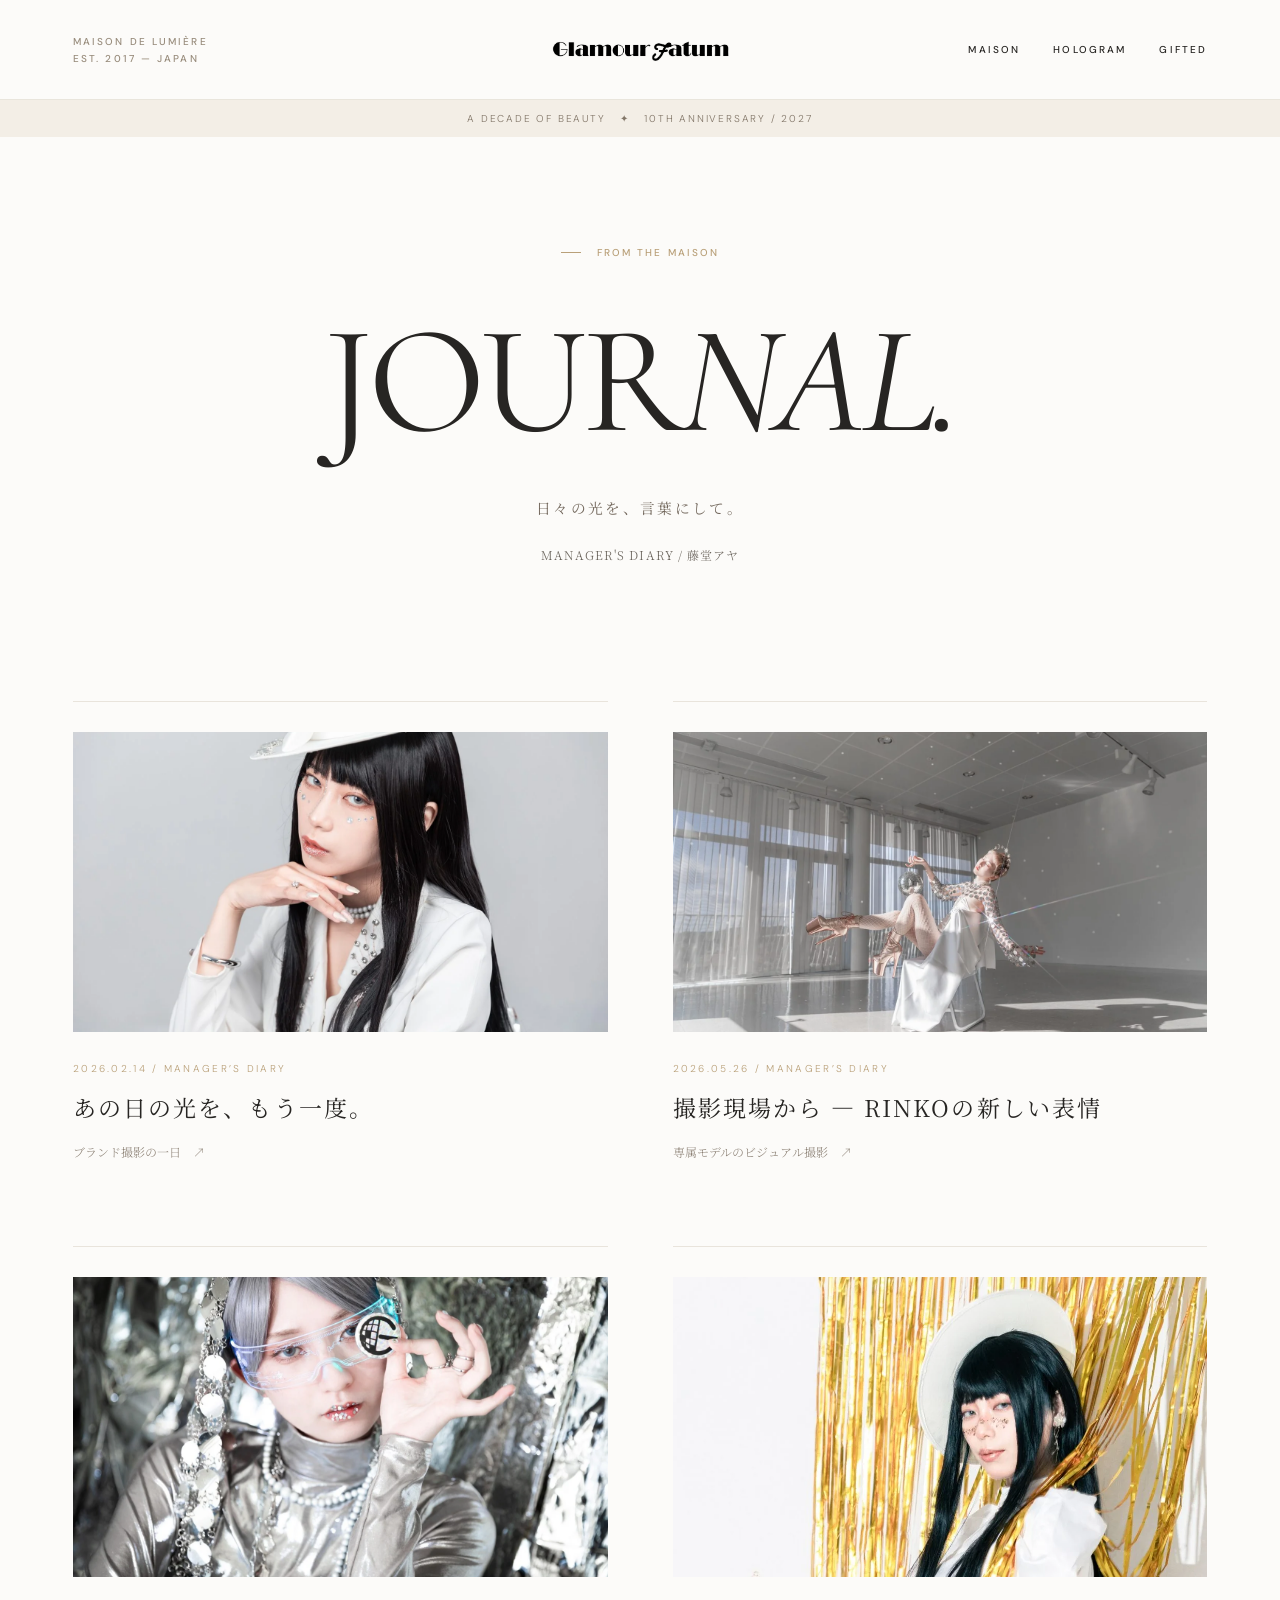
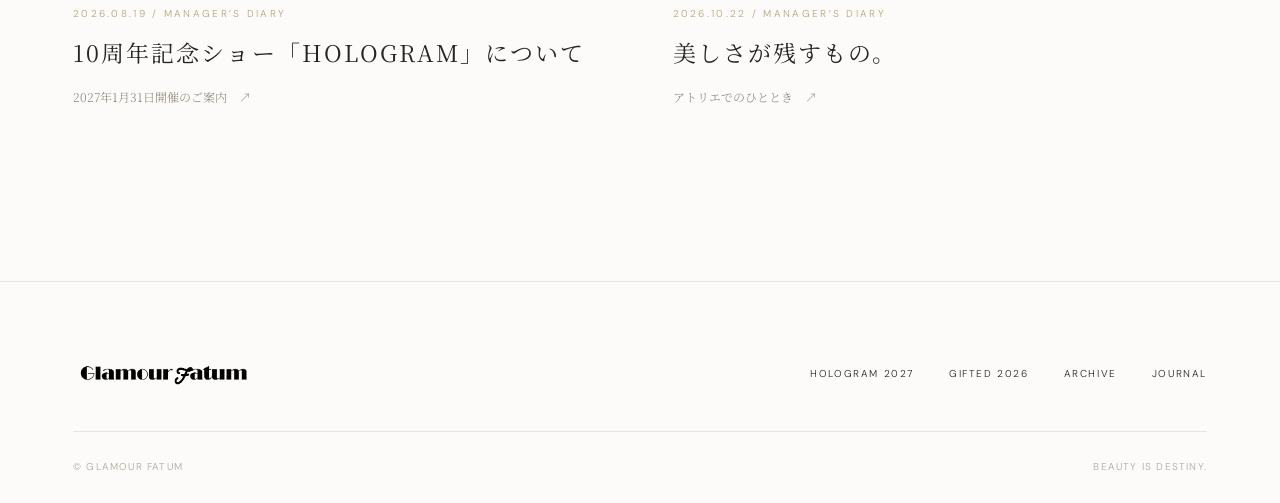
<file: journal.html>
<!DOCTYPE html>

<html lang="ja"><head><meta charset="utf-8"/><meta content="width=device-width,initial-scale=1" name="viewport"/><meta content="#fcfbf9" name="theme-color"/><meta content="Glamour Fatum 公式ブランドサイト。美しさは、運命。" name="description"/><title>JOURNAL | Glamour Fatum</title><link href="logo_full.png" rel="icon"/><link href="style.css" rel="stylesheet"/></head><body><div class="page"><header class="site-header"><div class="header-side">MAISON DE LUMIÈRE<br/>EST. 2017 — JAPAN</div><a aria-label="Glamour Fatum ホーム" class="brand" href="index.html"><img alt="Glamour Fatum ロゴ" src="logo_word.png"/></a><nav aria-label="メインメニュー" class="nav"><a href="index.html">MAISON</a><a href="collection.html">HOLOGRAM</a><a href="gifted.html">GIFTED</a></nav></header><div class="strip">A DECADE OF BEAUTY   ✦   10TH ANNIVERSARY / 2027</div><main><section class="inner-hero"><span class="overline">FROM THE MAISON</span><h1 class="chapter-title" style="font-size:clamp(72px,12vw,195px)">JOUR<em class="italic">NAL.</em></h1><p class="jp">日々の光を、言葉にして。</p><p class="small-copy">MANAGER'S DIARY / 藤堂アヤ</p></section><div class="journal-grid"><a class="journal-card" href="01.html"><img alt="あの日の光を、もう一度。" src="reika_portrait.webp"/><span class="date">2026.02.14 / MANAGER’S DIARY</span><h2>あの日の光を、もう一度。</h2><p>ブランド撮影の一日　↗</p></a><a class="journal-card" href="02.html"><img alt="撮影現場から — RINKOの新しい表情" src="rinko_mirror.webp"/><span class="date">2026.05.26 / MANAGER’S DIARY</span><h2>撮影現場から — RINKOの新しい表情</h2><p>専属モデルのビジュアル撮影　↗</p></a><a class="journal-card" href="03.html"><img alt="10周年記念ショー「HOLOGRAM」について" src="rinko_main.webp"/><span class="date">2026.08.19 / MANAGER’S DIARY</span><h2>10周年記念ショー「HOLOGRAM」について</h2><p>2027年1月31日開催のご案内　↗</p></a><a class="journal-card" href="04.html"><img alt="美しさが残すもの。" src="reika_gold.webp"/><span class="date">2026.10.22 / MANAGER’S DIARY</span><h2>美しさが残すもの。</h2><p>アトリエでのひととき　↗</p></a></div></main><footer class="site-footer"><a href="index.html"><img alt="Glamour Fatum" class="footer-logo" src="logo_word.png"/></a><div class="footer-links"><a href="collection.html">HOLOGRAM 2027</a><a href="gifted.html">GIFTED 2026</a><a href="archive2026.html">ARCHIVE</a><a href="journal.html">JOURNAL</a></div><div class="footer-meta"><span>© GLAMOUR FATUM</span><span>BEAUTY IS DESTINY.</span></div></footer></div></body></html>
</file>
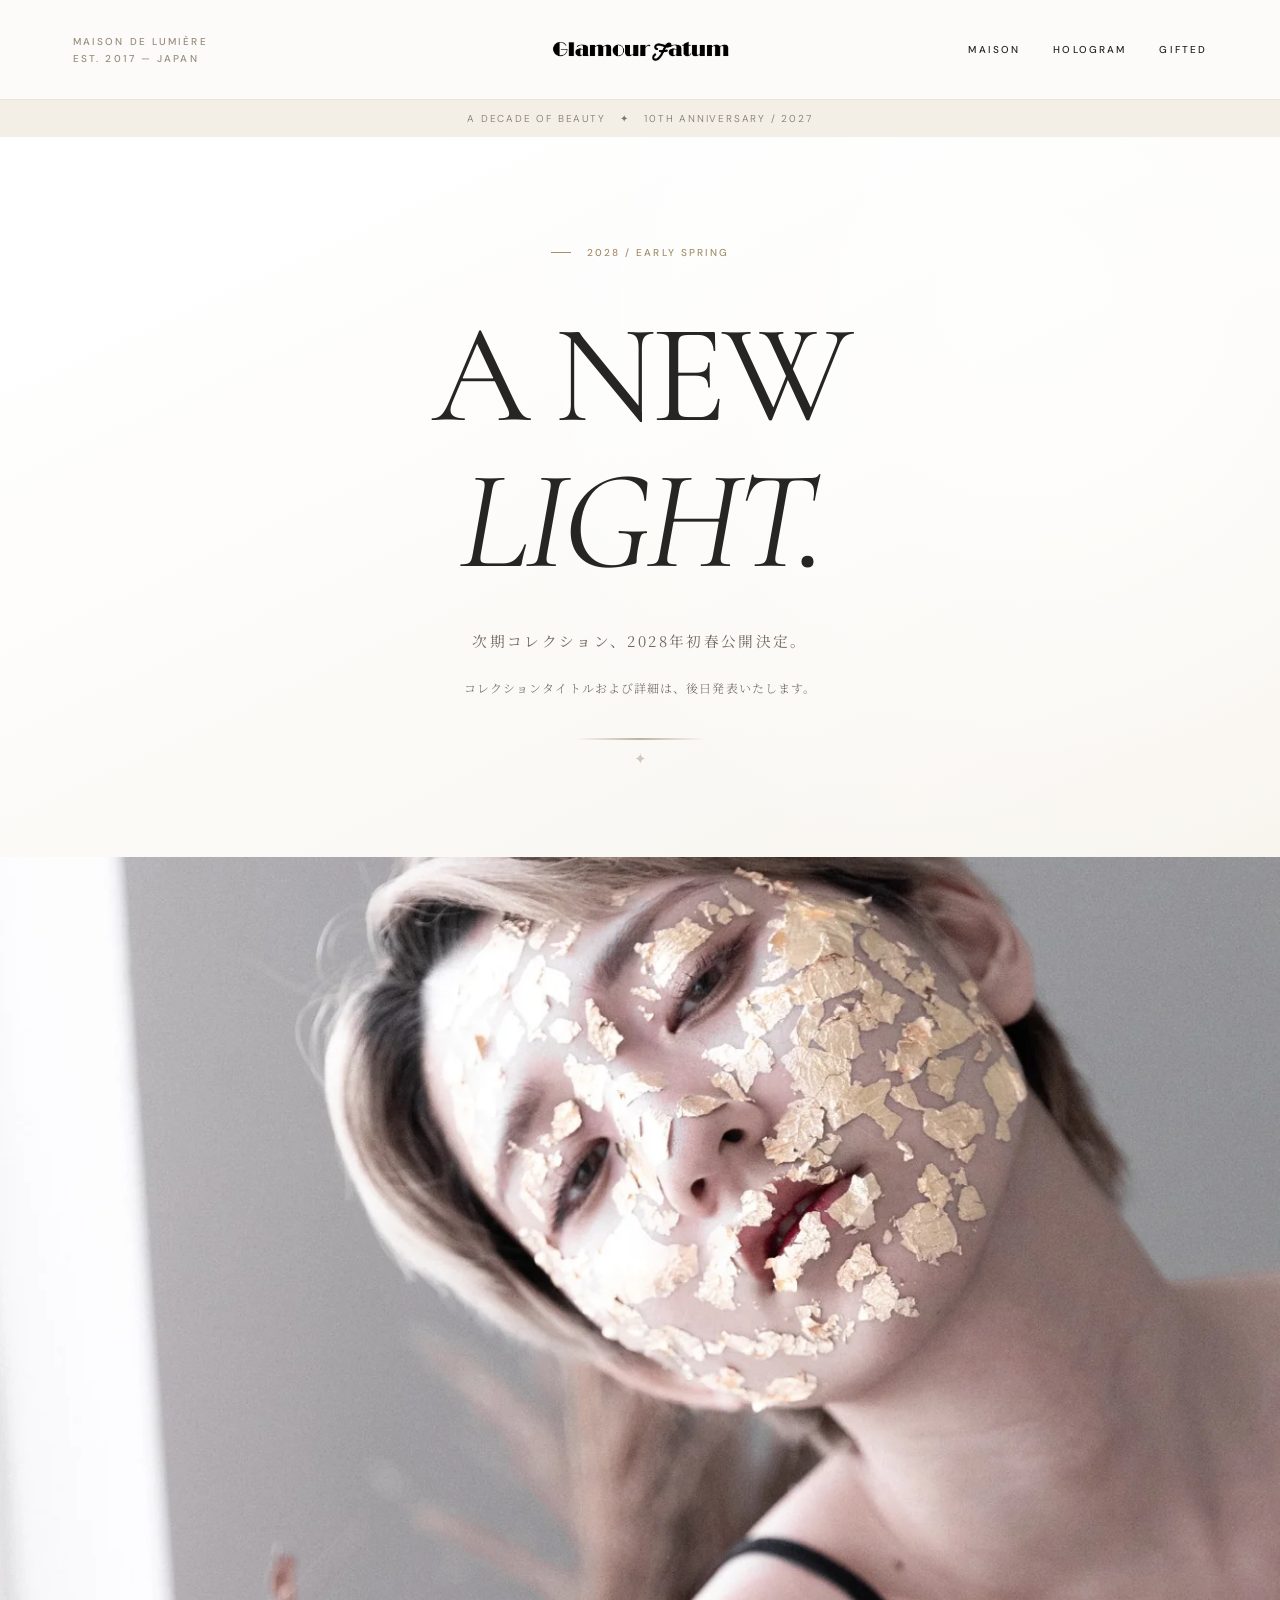
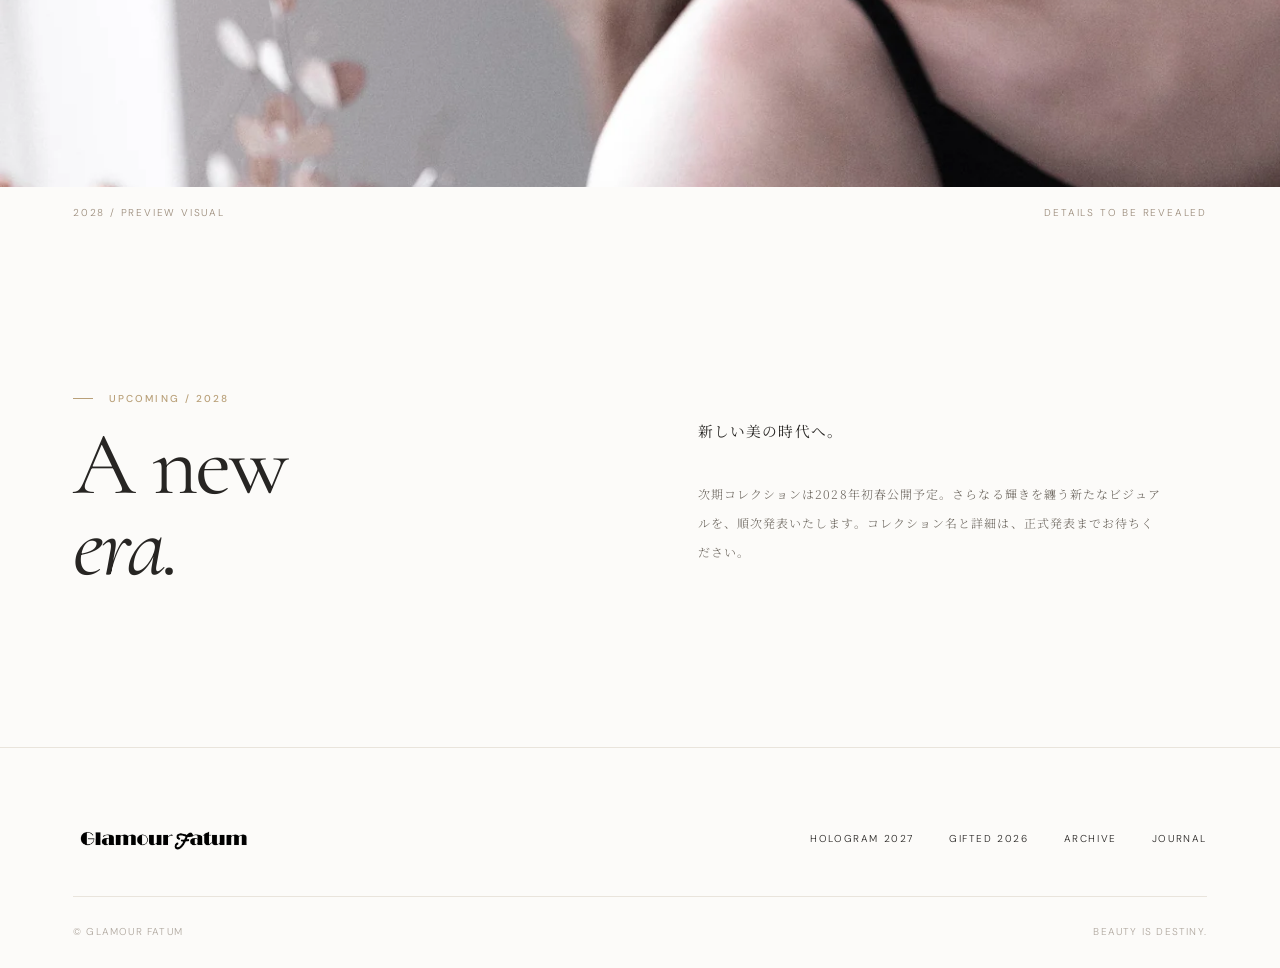
<file: upcoming.html>
<!DOCTYPE html>

<html lang="ja"><head><meta charset="utf-8"/><meta content="width=device-width,initial-scale=1" name="viewport"/><meta content="#fcfbf9" name="theme-color"/><meta content="Glamour Fatum 公式ブランドサイト。美しさは、運命。" name="description"/><title>2028 COLLECTION PREVIEW | Glamour Fatum</title><link href="logo_full.png" rel="icon"/><link href="style.css" rel="stylesheet"/></head><body class="collection-upcoming"><div class="page"><header class="site-header"><div class="header-side">MAISON DE LUMIÈRE<br/>EST. 2017 — JAPAN</div><a aria-label="Glamour Fatum ホーム" class="brand" href="index.html"><img alt="Glamour Fatum ロゴ" src="logo_word.png"/></a><nav aria-label="メインメニュー" class="nav"><a href="index.html">MAISON</a><a href="collection.html">HOLOGRAM</a><a href="gifted.html">GIFTED</a></nav></header><div class="strip">A DECADE OF BEAUTY   ✦   10TH ANNIVERSARY / 2027</div><main><section class="inner-hero"><span class="overline">2028 / EARLY SPRING</span><h1 class="chapter-title" style="font-size:clamp(65px,11vw,178px)">A NEW<br/><em class="italic">LIGHT.</em></h1><p class="jp">次期コレクション、2028年初春公開決定。</p><p class="small-copy">コレクションタイトルおよび詳細は、後日発表いたします。</p><div aria-hidden="true" class="collection-tone-line"></div><span aria-label="コレクションの装飾色" class="edition-signature">✦</span></section><img alt="2028年次期コレクションのティザービジュアル、顔のクローズアップ" class="cover-photo" src="next_close.webp"/><div class="photo-credit"><span>2028 / PREVIEW VISUAL</span><span>DETAILS TO BE REVEALED</span></div><section class="wrap intro-split collection-concept"><div><span class="overline">UPCOMING / 2028</span><h2>A new<br/><em class="italic">era.</em></h2></div><div><p class="jp">新しい美の時代へ。</p><p class="small-copy">次期コレクションは2028年初春公開予定。さらなる輝きを纏う新たなビジュアルを、順次発表いたします。コレクション名と詳細は、正式発表までお待ちください。</p></div></section></main><footer class="site-footer"><a href="index.html"><img alt="Glamour Fatum" class="footer-logo" src="logo_word.png"/></a><div class="footer-links"><a href="collection.html">HOLOGRAM 2027</a><a href="gifted.html">GIFTED 2026</a><a href="archive2026.html">ARCHIVE</a><a href="journal.html">JOURNAL</a></div><div class="footer-meta"><span>© GLAMOUR FATUM</span><span>BEAUTY IS DESTINY.</span></div></footer></div></body></html>
</file>
<file: style.css>
@import url('https://fonts.googleapis.com/css2?family=Cormorant+Garamond:wght@400;500;600&family=DM+Sans:wght@300;400;500;600&family=Noto+Serif+JP:wght@400;500&display=swap');
:root{--ink:#272523;--mute:#837d75;--gold:#b9a079;--hair:#e9e4dc;--paper:#fcfbf9;--cream:#f7f4ee;--gutter:clamp(22px,5.7vw,108px);--serif:'Cormorant Garamond',Georgia,serif;--jp:'Noto Serif JP',serif;--sans:'DM Sans',sans-serif}
*{box-sizing:border-box}html{scroll-behavior:smooth}body{margin:0;color:var(--ink);background:var(--paper);font-family:var(--sans);font-weight:300;-webkit-font-smoothing:antialiased}img{display:block;max-width:100%}a{color:inherit;text-decoration:none}button{font:inherit}::selection{background:#e4d3b9;color:#181716}
.page{overflow:hidden}.site-header{height:100px;border-bottom:1px solid rgba(175,158,132,.24);display:grid;grid-template-columns:1fr auto 1fr;align-items:center;padding:0 var(--gutter);position:relative;z-index:10;background:rgba(252,251,249,.96)}.brand img{width:190px;height:auto;mix-blend-mode:multiply}.nav{display:flex;gap:clamp(18px,2.8vw,44px);justify-content:flex-end;align-items:center}.nav a,.header-side,.fine,.overline{font-size:10px;letter-spacing:.21em;font-weight:500;text-transform:uppercase}.nav a{white-space:nowrap;transition:color .2s}.nav a:hover{color:var(--gold)}.header-side{color:#998d7d;line-height:1.7}.mobile-menu{display:none}.strip{min-height:37px;background:#f3eee6;display:flex;justify-content:center;align-items:center;color:#827668;text-align:center;font-size:10px;letter-spacing:.18em;padding:7px 15px}.wrap{max-width:1490px;padding:0 var(--gutter);margin:0 auto}.overline{color:var(--gold);display:inline-flex;gap:16px;align-items:center}.overline:before{content:'';width:20px;height:1px;background:currentColor}.big-title{font-family:var(--serif);font-weight:400;font-size:clamp(68px,11.2vw,190px);line-height:.78;letter-spacing:-.047em;margin:0}.chapter-title{font-family:var(--serif);font-weight:400;font-size:clamp(58px,7.4vw,119px);letter-spacing:-.035em;line-height:.87;margin:20px 0 30px}.italic{font-style:italic}.jp{font-family:var(--jp);font-size:clamp(13px,1.15vw,16px);font-weight:400;letter-spacing:.16em;line-height:2.4}.small-copy{font-family:var(--jp);font-size:12px;line-height:2.45;letter-spacing:.09em;color:#6b655d}.line-link{display:inline-flex;gap:36px;align-items:center;border-bottom:1px solid #978a75;padding:15px 0;font-size:10px;letter-spacing:.2em;text-transform:uppercase;font-weight:500;transition:gap .2s,color .2s}.line-link:hover{gap:49px;color:#a58b62}.line-link span{font-size:18px;font-weight:300}.hairline{border:0;border-top:1px solid var(--hair)}
.hero{padding:clamp(72px,10vw,140px) var(--gutter) clamp(98px,11vw,160px);position:relative}.hero-flag{display:flex;justify-content:space-between;align-items:center;margin-bottom:clamp(42px,5vw,80px);color:#9b8b75}.hero-grid{display:grid;grid-template-columns:.83fr 1.17fr;gap:6vw;align-items:center}.hero-copy{align-self:stretch;display:flex;flex-direction:column;justify-content:center}.hero-copy .jp{margin:44px 0 38px}.hero-images{position:relative;min-height:650px}.hero-images .frame-a{width:69%;height:585px;object-fit:cover;object-position:50% 34%;margin-left:auto}.hero-images .frame-b{position:absolute;left:0;bottom:-50px;width:45%;height:380px;object-fit:cover;object-position:center 33%;border:9px solid var(--paper)}.hero-vertical{position:absolute;right:-22px;bottom:-85px;writing-mode:vertical-rl;color:var(--gold);font-family:var(--serif);font-size:12px;letter-spacing:.3em}.hero-orbit{font-family:var(--serif);color:#e6d9c6;position:absolute;font-size:clamp(130px,16vw,255px);line-height:1;left:40%;top:10%;pointer-events:none;z-index:-1}
.spaced{padding-top:clamp(100px,13vw,205px);padding-bottom:clamp(100px,13vw,205px)}.section-head{display:flex;justify-content:space-between;align-items:end;gap:22px;margin-bottom:66px}.section-head h2{font-family:var(--serif);font-size:clamp(50px,7vw,105px);letter-spacing:-.04em;font-weight:400;line-height:.92;margin:20px 0 0}.section-head .small-copy{max-width:320px;margin:0 0 6px}.editorial-pair{display:grid;grid-template-columns:1fr 1fr;gap:clamp(24px,6vw,110px)}.editorial-pair figure{margin:0}.editorial-pair figure:nth-child(2){padding-top:115px}.editorial-pair img{width:100%;height:clamp(370px,47vw,650px);object-fit:cover}.editorial-pair figcaption{padding:22px 0 0;display:flex;justify-content:space-between;font-size:11px;letter-spacing:.19em;color:#766d65}.editorial-pair .caption-sub{color:var(--gold)}.statements{padding:100px var(--gutter);border-top:1px solid var(--hair);border-bottom:1px solid var(--hair);text-align:center}.statements .jp{max-width:700px;margin:0 auto}.statements .logo-centre{width:min(230px,55%);margin:0 auto 25px;mix-blend-mode:multiply}.collection-feature{display:grid;grid-template-columns:1fr 1fr;gap:clamp(30px,8vw,120px);align-items:center}.collection-feature:nth-child(even){direction:rtl}.collection-feature>*{direction:ltr}.feature-art{position:relative}.feature-art img{width:100%;height:clamp(490px,57vw,810px);object-fit:cover}.feature-art:after{content:'';position:absolute;inset:0;border:1px solid rgba(185,160,121,.12);pointer-events:none}.feature-copy{padding:65px 0}.feature-copy .chapter-title{font-size:clamp(67px,8.4vw,140px)}.feature-copy .small-copy{max-width:420px}.feature-copy .line-link{margin-top:32px}.coda{background:#f4f1eb;padding:140px var(--gutter);text-align:center}.coda h2{font-family:var(--serif);font-size:clamp(58px,8.4vw,135px);font-weight:400;line-height:.89;letter-spacing:-.04em;margin:26px 0 40px}.coda .small-copy{margin-bottom:38px}.coda .line-link{margin:auto}.site-footer{padding:74px var(--gutter) 30px;border-top:1px solid var(--hair);display:grid;grid-template-columns:1fr auto;gap:40px}.footer-logo{width:180px;mix-blend-mode:multiply}.footer-links{display:flex;gap:35px;align-items:center;font-size:10px;letter-spacing:.16em}.footer-meta{grid-column:1/-1;display:flex;justify-content:space-between;color:#afa79e;font-size:10px;letter-spacing:.12em;border-top:1px solid var(--hair);padding-top:28px}
.inner-hero{padding:100px var(--gutter) 90px;text-align:center}.inner-hero .chapter-title{font-size:clamp(90px,15vw,260px);margin:43px 0 28px}.inner-hero .jp{color:#73685d}.cover-photo{width:100%;height:min(76vw,930px);object-fit:cover;object-position:center 37%}.photo-credit{padding:19px var(--gutter);display:flex;justify-content:space-between;color:#9b8c7b;font-size:10px;letter-spacing:.18em}.intro-split{display:grid;grid-template-columns:1fr 1fr;gap:9vw;padding-top:145px;padding-bottom:140px}.intro-split h2{font-family:var(--serif);font-weight:400;font-size:clamp(52px,7vw,110px);line-height:.9;letter-spacing:-.03em;margin:20px 0}.intro-split p{margin-top:30px;max-width:465px}.archive-banner{border-top:1px solid var(--hair);border-bottom:1px solid var(--hair);padding:62px var(--gutter);display:flex;justify-content:space-between;gap:30px;align-items:center}.archive-banner strong{font-family:var(--serif);font-size:39px;font-weight:400;letter-spacing:-.02em}.archive-banner p{font-family:var(--jp);font-size:12px;color:#8e8172}.archive-banner a{flex-shrink:0}.look-area{padding-top:110px;padding-bottom:160px}.looks{display:grid;grid-template-columns:repeat(3,1fr);column-gap:clamp(18px,3vw,50px);row-gap:90px}.look{padding:0;margin:0;border:0;background:none;text-align:left;cursor:pointer;color:inherit}.look .look-pic{overflow:hidden;background:#eeeae3;position:relative}.look .look-pic img{width:100%;aspect-ratio:2/2.8;object-fit:cover;transition:transform .7s ease}.look:hover img{transform:scale(1.035)}.look .look-pic:after{content:'↗';position:absolute;right:19px;bottom:19px;width:37px;height:37px;display:grid;place-items:center;background:rgba(255,255,255,.93);font-size:19px}.look .look-legend{display:flex;justify-content:space-between;gap:15px;margin-top:18px;align-items:center}.look .look-legend b{font-size:11px;letter-spacing:.17em;font-weight:500}.look .look-legend span{color:#ac9d8a;font-family:var(--serif);font-size:17px;font-style:italic}.look .look-name{font-family:var(--serif);font-size:27px;font-weight:400;margin:7px 0 0}.modal{border:0;padding:0;width:min(1100px,92vw);max-height:min(90vh,970px);box-shadow:0 32px 100px #2d272630;background:#fff;color:var(--ink)}.modal::backdrop{background:rgba(18,17,16,.75)}.modal-in{display:grid;grid-template-columns:1.05fr .95fr;min-height:600px}.modal-img{width:100%;height:100%;max-height:83vh;object-fit:cover}.modal-text{padding:clamp(36px,6vw,90px);align-self:center}.modal-text h3{font-family:var(--serif);font-size:clamp(40px,5vw,78px);font-weight:400;line-height:1.0;margin:18px 0 28px}.modal-text p{color:#756b60;font-family:var(--jp);font-size:12px;line-height:2.45}.modal-close{position:absolute;right:20px;top:20px;width:40px;height:40px;border:1px solid var(--hair);background:#fff;cursor:pointer;font-size:19px}.modal-controls{display:flex;gap:18px;margin-top:56px}.modal-controls button{border:0;border-bottom:1px solid #a4a09b;padding:10px 20px 10px 0;background:none;letter-spacing:.12em;cursor:pointer;color:var(--ink)}.modal-controls button:disabled{opacity:.3;cursor:default}
.archive-list{padding:80px var(--gutter) 150px}.archive-list .old-row{display:grid;grid-template-columns:160px 1fr 180px;align-items:center;border-top:1px solid var(--hair);padding:35px 0;gap:25px}.archive-list .old-row:last-child{border-bottom:1px solid var(--hair)}.old-year{color:var(--gold);font-size:11px;letter-spacing:.19em}.old-title{font-family:var(--serif);font-weight:400;font-size:clamp(42px,6vw,85px);line-height:.95}.old-note{font-size:10px;letter-spacing:.17em;color:#968c80;text-align:right}.journal-grid{display:grid;grid-template-columns:1fr 1fr;gap:70px 65px;padding:30px var(--gutter) 160px}.journal-card{border-top:1px solid var(--hair);padding-top:30px}.journal-card img{width:100%;height:300px;object-fit:cover}.journal-card .date{display:block;font-size:10px;color:var(--gold);letter-spacing:.23em;margin:30px 0 14px}.journal-card h2{font-family:var(--jp);font-weight:400;font-size:23px;letter-spacing:.09em;line-height:1.65;margin:0 0 13px}.journal-card p{font-family:var(--jp);color:#8c8175;font-size:12px;line-height:2}.article{max-width:900px;margin:0 auto;padding:130px var(--gutter) 180px}.article .article-title{font-family:var(--jp);font-weight:400;font-size:clamp(28px,4vw,55px);line-height:1.65;margin:34px 0}.article .article-image{width:100%;height:clamp(280px,48vw,600px);object-fit:cover;margin:65px 0}.article .article-body p{font-family:var(--jp);line-height:2.85;font-size:14px;letter-spacing:.07em;margin:0 0 34px}.article .line-link{margin-top:45px}
@media(max-width:1000px){.site-header{grid-template-columns:1fr auto;min-height:83px;height:auto}.header-side{display:none}.brand img{width:157px}.nav{gap:18px}.nav a{font-size:9px;letter-spacing:.13em}.hero-images{min-height:500px}.hero-images .frame-a{height:460px}.hero-images .frame-b{height:270px}.hero-vertical{right:0}.looks{grid-template-columns:repeat(2,1fr)}.feature-copy .chapter-title{font-size:clamp(56px,9vw,95px)}}
@media(max-width:650px){:root{--gutter:22px}.site-header{min-height:70px;padding:12px var(--gutter);gap:8px;display:block}.brand{display:block;width:155px;margin:0 auto 15px}.brand img{width:100%}.nav{justify-content:center;gap:14px;flex-wrap:wrap}.nav a{font-size:9px;letter-spacing:.09em}.strip{font-size:9px;letter-spacing:.08em}.hero{padding:58px var(--gutter) 108px}.hero-flag{margin-bottom:32px}.hero-grid{grid-template-columns:1fr;gap:38px}.hero-copy{text-align:center;align-items:center}.hero-copy .jp{margin:26px 0 18px;font-size:12px}.big-title{font-size:clamp(70px,18vw,115px)}.hero-images{min-height:430px}.hero-images .frame-a{width:76%;height:430px}.hero-images .frame-b{width:47%;height:255px;bottom:-29px;border:5px solid var(--paper)}.hero-vertical{display:none}.hero-orbit{display:none}.spaced{padding-top:95px;padding-bottom:95px}.section-head{display:block;margin-bottom:35px}.section-head .small-copy{margin-top:20px}.editorial-pair{gap:16px}.editorial-pair img{height:300px}.editorial-pair figure:nth-child(2){padding-top:80px}.editorial-pair figcaption{display:block;font-size:9px;line-height:2}.statements{padding:85px var(--gutter)}.collection-feature,.collection-feature:nth-child(even){display:flex;flex-direction:column;direction:ltr;gap:26px}.collection-feature .feature-art,.collection-feature .feature-copy{width:100%;padding:0}.feature-art img{height:480px}.feature-copy .chapter-title{font-size:clamp(67px,16vw,105px)}.feature-copy{padding-bottom:40px!important}.coda{padding:100px var(--gutter)}.site-footer{padding:60px var(--gutter) 26px;display:block}.footer-logo{width:145px}.footer-links{margin:35px 0;gap:23px;flex-wrap:wrap}.footer-meta{gap:16px;line-height:1.7}.inner-hero{padding:75px var(--gutter) 60px}.inner-hero .chapter-title{font-size:clamp(80px,18vw,125px);margin:27px 0}.inner-hero .jp{font-size:12px}.cover-photo{height:490px}.photo-credit{font-size:8px;letter-spacing:.1em;gap:10px}.intro-split{display:block;padding-top:80px;padding-bottom:90px}.intro-split p{margin-top:24px}.archive-banner{display:block;padding:48px var(--gutter)}.archive-banner strong{font-size:34px}.archive-banner a{margin-top:14px}.look-area{padding-top:70px;padding-bottom:110px}.looks{grid-template-columns:repeat(2,minmax(0,1fr));gap:48px 14px}.look .look-legend{display:block}.look .look-legend span{display:block;margin-top:7px}.look .look-name{font-size:21px}.look .look-pic:after{bottom:8px;right:8px;width:29px;height:29px}.modal{width:96vw;max-height:94vh}.modal-in{display:block;min-height:auto}.modal-img{height:48vh;max-height:none}.modal-text{padding:26px}.modal-text h3{font-size:43px;margin:10px 0 15px}.modal-controls{margin-top:22px}.archive-list{padding:55px var(--gutter) 100px}.archive-list .old-row{grid-template-columns:85px 1fr;gap:10px;padding:28px 0}.old-note{grid-column:2;text-align:left}.old-title{font-size:48px}.journal-grid{display:block;padding:25px var(--gutter) 110px}.journal-card{margin-bottom:65px}.journal-card img{height:260px}.article{padding:85px var(--gutter) 120px}.article .article-image{margin:35px 0}.article .article-body p{font-size:13px}}
@media(prefers-reduced-motion:reduce){*,*:before,*:after{scroll-behavior:auto!important;transition:none!important}}

/* Mobile readability & uncut original brand mark — 2026-11-01 */
.brand img,.footer-logo,.statements .logo-centre{object-fit:contain;object-position:center;max-width:100%;height:auto;mix-blend-mode:multiply}
.inner-hero .chapter-title,.feature-copy .chapter-title{white-space:nowrap;overflow:visible;line-height:1.04}
@media(max-width:650px){
 :root{--gutter:clamp(16px,5vw,25px)}
 .page{overflow:hidden}
 .site-header{padding:15px var(--gutter) 13px;min-height:0}
 .site-header .brand{width:min(220px,68vw);max-width:100%;margin:0 auto 15px}
 .site-header .brand img{width:100%;height:auto;max-height:58px;object-fit:contain}
 .site-header .nav{display:grid;grid-template-columns:repeat(4,minmax(0,1fr));gap:2px 7px;width:100%;align-items:center}
 .site-header .nav a{text-align:center;white-space:nowrap;font-size:clamp(8px,2.35vw,10px);letter-spacing:.025em;line-height:1.5;padding:6px 0}
 .inner-hero{padding:62px var(--gutter) 48px}
 .inner-hero .chapter-title{font-size:clamp(38px,12.8vw,76px);letter-spacing:-.055em;margin:22px 0 17px;white-space:nowrap}
 .feature-copy .chapter-title{font-size:clamp(38px,12.1vw,79px);letter-spacing:-.055em;white-space:nowrap;margin:18px 0 22px}
 .hero-copy .big-title{font-size:clamp(60px,16vw,105px)}
 .section-head h2{font-size:clamp(43px,12.2vw,73px)}
 .statements .logo-centre{width:min(250px,70vw);height:auto;max-height:300px;object-fit:contain}
 .site-footer .footer-logo{width:min(195px,55vw);height:auto;object-fit:contain}
 .cover-photo{height:clamp(365px,118vw,530px)}
 .photo-credit{flex-wrap:wrap;line-height:1.8}
 .look .look-name{font-size:clamp(17px,5vw,23px);overflow-wrap:anywhere}
 .modal-text h3{font-size:clamp(30px,10vw,45px)}
}
@media(max-width:375px){
 .inner-hero .chapter-title{font-size:12vw}
 .feature-copy .chapter-title{font-size:11.3vw}
 .site-header .nav a{font-size:8px}
}

/* THE MAISON — photographic philosophy redesign, mobile first */
.maison-intro{min-height:720px;min-height:min(91svh,850px);padding:24px var(--gutter) 30px;display:flex;flex-direction:column;justify-content:space-between;gap:32px;background:radial-gradient(ellipse at 50% 47%,#fff 0%,#fcfbf9 56%,#f4efe8 100%)}
.maison-intro-meta,.maison-intro-bottom{display:flex;justify-content:space-between;gap:18px;font-size:9px;letter-spacing:.23em;color:#a2927a;line-height:1.8}
.maison-intro-center{margin:auto;text-align:center;width:100%;display:flex;flex-direction:column;align-items:center}
.maison-intro-serial{font-size:9px;letter-spacing:.28em;color:#ae956e;margin:0 0 34px}
.maison-intro-logo{width:clamp(180px,25vw,300px);max-width:72%;height:auto;object-fit:contain;mix-blend-mode:multiply}
.maison-intro h1{font-family:var(--jp);font-size:clamp(19px,2.7vw,30px);letter-spacing:.24em;font-weight:400;line-height:1.7;margin:20px 0 0}
.maison-intro-en{font:italic 20px var(--serif);letter-spacing:.2em;color:#ae9876;margin:12px 0 0}
.philosophy{padding:clamp(76px,12vw,160px) var(--gutter) clamp(105px,14vw,195px);background:#fff}
.philosophy-head{display:flex;justify-content:space-between;gap:20px;color:#b2a28c;font-size:9px;letter-spacing:.18em}
.philosophy-content{width:min(100%,630px);margin:clamp(65px,8vw,130px) auto 0}
.philosophy-overline{font:500 11px var(--sans);letter-spacing:.3em;color:#ae956e;margin:0 0 28px}
.philosophy h2{font-family:var(--jp);font-weight:400;font-size:clamp(27px,4vw,52px);line-height:1.8;letter-spacing:.16em;margin:0 0 42px}
.philosophy-lead{font-family:var(--jp);font-size:clamp(15px,2vw,20px);line-height:2.3;letter-spacing:.11em;color:#9f8b6e;margin:0 0 45px}
.philosophy-text p{font-family:var(--jp);color:#716e69;font-size:clamp(12px,1.15vw,14px);line-height:2.6;letter-spacing:.075em;margin:0 0 29px}
.philosophy-text .philosophy-ending{color:#4b443c;margin-top:48px;letter-spacing:.13em}
.mirror-editorial{padding:0 var(--gutter) 0;background:#fff;display:flex;align-items:center;gap:8vw;min-height:570px}
.mirror-photo{position:relative;margin:0;width:56%;align-self:stretch;min-height:570px;overflow:hidden}
.mirror-photo img{width:100%;height:100%;position:absolute;inset:0;object-fit:cover;object-position:50% 55%;filter:saturate(.72) contrast(.93)}
.mirror-photo figcaption{position:absolute;bottom:19px;left:24px;color:#fff;font-size:9px;letter-spacing:.21em;text-shadow:0 1px 8px #0008}
.mirror-caption{font-family:var(--serif);font-size:clamp(27px,4vw,66px);font-weight:400;line-height:1.16;letter-spacing:-.015em;color:#a58b65;flex:1}.mirror-caption em{font-weight:400}
.journal-visual{background:linear-gradient(145deg,#f3efe8,#fff 55%,#eee5d6);height:clamp(370px,47vw,650px);display:flex;flex-direction:column;align-items:center;justify-content:center;gap:40px;text-align:center;padding:30px;color:#a38a66}
.journal-visual span{font-family:var(--serif);font-size:clamp(40px,6vw,95px);line-height:.9;letter-spacing:-.025em}.journal-visual small{font-size:9px;letter-spacing:.22em}
@media(max-width:650px){
 .maison-intro{min-height:calc(78svh - 110px);min-height:max(475px,calc(78svh - 110px));padding:21px var(--gutter) 24px;gap:20px}
 .maison-intro-meta,.maison-intro-bottom{font-size:7px;letter-spacing:.11em}
 .maison-intro-center{padding:25px 0}
 .maison-intro-serial{font-size:8px;letter-spacing:.16em;margin-bottom:22px}
 .maison-intro-logo{width:min(190px,54vw);max-width:100%}
 .maison-intro h1{font-size:clamp(16px,4.45vw,21px);letter-spacing:.17em;margin-top:16px}
 .maison-intro-en{font-size:15px;letter-spacing:.13em}
 .philosophy{padding:81px var(--gutter) 100px}
 .philosophy-head{font-size:7px;letter-spacing:.1em}
 .philosophy-content{margin-top:70px}
 .philosophy-overline{font-size:9px;margin-bottom:30px}
 .philosophy h2{font-size:clamp(25px,7vw,34px);letter-spacing:.08em;line-height:1.72;margin-bottom:34px}
 .philosophy-lead{font-size:14px;letter-spacing:.04em;line-height:2.25;margin-bottom:40px}
 .philosophy-text p{font-size:12px;letter-spacing:.045em;line-height:2.65;margin-bottom:28px}
 .philosophy-text .philosophy-ending{margin-top:42px}
 .mirror-editorial{display:block;min-height:0;padding:0 0 70px}
 .mirror-photo{width:100%;height:clamp(330px,112vw,510px);min-height:0}
 .mirror-photo img{object-position:center 58%}
 .mirror-photo figcaption{left:var(--gutter);bottom:14px;font-size:8px}
 .mirror-caption{margin:32px var(--gutter) 0;font-size:clamp(34px,10vw,48px);line-height:1.02}
 .journal-visual{height:300px}.journal-visual span{font-size:50px}
}

/* 2026-11-01 editorial refinement / mobile-first */
.site-header .nav{gap:clamp(18px,2.6vw,36px)}
.journal-understated{padding:34px var(--gutter) 54px;background:#fcfbf9;text-align:center;border-top:1px solid rgba(175,158,132,.20)}
.journal-understated a{color:#978b7d;text-decoration:none;font-size:10px;letter-spacing:.18em;line-height:2.4;border-bottom:1px solid #d7cec1;padding-bottom:8px}
.journal-understated a:hover{color:#92764e}
.collection-concept .concept-signoff{margin-top:32px;color:#b39b78;font-size:10px;letter-spacing:.21em;line-height:1.8}
.collection-concept .jp{letter-spacing:.08em}
@media(max-width:650px){
 .site-header .nav{display:grid;grid-template-columns:repeat(3,minmax(0,1fr));gap:4px 10px;max-width:430px;margin:0 auto}
 .site-header .nav a{font-size:clamp(9px,2.6vw,11px);letter-spacing:.08em;padding:7px 0}
 .journal-understated{padding:28px var(--gutter) 45px}
 .journal-understated a{font-size:8px;letter-spacing:.11em}
 .collection-concept{padding-top:82px;padding-bottom:95px}
 .collection-concept h2{font-size:clamp(47px,12vw,74px)}
 .collection-concept .jp{font-size:14px;line-height:2.1}
 .collection-concept .small-copy{font-size:12px;line-height:2.5}
 .collection-concept .concept-signoff{font-size:9px;letter-spacing:.12em}
}

/* COLLECTION ACCENT SYSTEM — restrained white / gold / silver with one unique tone */
.collection-gifted{--edition:#c6a25a;--edition-pale:#faf4e8;--edition-line:rgba(198,162,90,.30);--edition-text:#9c762d}
.collection-hologram{--edition:#cdd4de;--edition-pale:#f3f6f9;--edition-line:rgba(159,172,190,.38);--edition-text:#758397}
.collection-upcoming{--edition:#b2a08c;--edition-pale:#f8f5ef;--edition-line:rgba(178,160,140,.27);--edition-text:#a58e6b}
.collection-gifted .inner-hero,.collection-hologram .inner-hero,.collection-upcoming .inner-hero{position:relative;isolation:isolate;background:linear-gradient(155deg,#fff 14%,var(--edition-pale) 100%)}
.collection-gifted .inner-hero:before,.collection-hologram .inner-hero:before,.collection-upcoming .inner-hero:before{content:"";position:absolute;inset:0;background:radial-gradient(circle at 80% 22%,#fff 0%,transparent 52%);opacity:.75;pointer-events:none;z-index:-1}
.collection-tone-line{width:clamp(66px,11vw,130px);height:2px;margin:36px auto 0;background:linear-gradient(90deg,transparent,var(--edition),transparent);opacity:.8}
.edition-signature{display:block;color:var(--edition);font-size:15px;line-height:1;margin:12px auto 0;opacity:.55}
.collection-gifted .inner-hero .overline,.collection-hologram .inner-hero .overline,.collection-upcoming .inner-hero .overline{color:var(--edition-text)}
.collection-gifted .photo-credit,.collection-hologram .photo-credit{border-bottom:1px solid var(--edition-line)}
.collection-gifted .collection-concept,.collection-hologram .collection-concept{position:relative}
.collection-gifted .collection-concept:before,.collection-hologram .collection-concept:before{content:"";height:1px;width:clamp(70px,12vw,150px);display:block;background:var(--edition);opacity:.5;position:absolute;top:42px;left:var(--gutter)}
.collection-gifted .collection-concept .jp,.collection-hologram .collection-concept .jp{color:var(--edition-text)}
.collection-gifted .look-area,.collection-hologram .look-area{background:linear-gradient(180deg,#fff 0%,#fcfbf9 75%,var(--edition-pale) 100%)}
.collection-gifted .look-pic:after,.collection-hologram .look-pic:after{background:rgba(255,255,255,.88);border:1px solid var(--edition-line);color:var(--edition-text)}
.collection-gifted .look:focus-visible,.collection-hologram .look:focus-visible{outline:2px solid var(--edition);outline-offset:6px}
.collection-gifted .look-legend b,.collection-hologram .look-legend b{color:var(--edition-text)}
.collection-gifted .modal-text .overline,.collection-hologram .modal-text .overline{color:var(--edition-text)}
/* History is visually themed, not a published color key: no color names or initials */
.archive-intro .chapter-title{font-size:clamp(52px,11vw,115px)}
.history{padding-top:50px;padding-bottom:105px}
.history-row{--row:#bba079;display:grid;grid-template-columns:95px minmax(0,1fr) auto;gap:20px;align-items:center;padding:31px 4px;border-bottom:1px solid #eae7e1;color:#292723;text-decoration:none;position:relative}
.history-row:before{content:"";height:3px;width:31px;background:var(--row);position:absolute;left:4px;bottom:-1px}
.history-row .year{font-family:var(--sans);font-size:11px;letter-spacing:.14em;color:#9f9485}
.history-row strong{font-family:var(--serif);font-size:clamp(28px,5.7vw,57px);font-weight:400;letter-spacing:-.025em;line-height:1.15;min-width:0}
.history-action{font-size:9px;letter-spacing:.10em;color:#928b80;white-space:nowrap}
a.history-row:hover strong{color:#a18862}
.history-hologram{--row:#cdd4de}.history-gifted{--row:#c6a25a}.history-champion{--row:#e4c886}.history-brilliant{--row:#f1e4e8}.history-moon{--row:#e9e3d8}
.archive-note{padding-bottom:100px;color:#a69278;font:italic 16px var(--serif);text-align:center}
.archive-index-link{padding:26px var(--gutter) 68px;text-align:center;background:#fcfbf9}
.archive-index-link a{display:inline-block;color:#968b7b;text-decoration:none;font-size:10px;letter-spacing:.14em;border-bottom:1px solid #d1c8bb;padding:8px 0}
@media(max-width:650px){
 .collection-tone-line{margin-top:24px}
 .collection-gifted .collection-concept:before,.collection-hologram .collection-concept:before{top:36px;left:var(--gutter)}
 .history{padding-top:15px;padding-bottom:65px}
 .history-row{grid-template-columns:48px minmax(0,1fr);gap:5px 12px;padding:25px 0}
 .history-row strong{font-size:clamp(25px,7.8vw,38px);white-space:nowrap}
 .history-action{grid-column:2;font-size:8px;letter-spacing:.055em;white-space:normal}
 .history-row .year{font-size:9px}
 .history-row:before{left:0;width:25px}
 .archive-index-link{padding:20px var(--gutter) 54px}
 .archive-index-link a{font-size:9px;letter-spacing:.06em}
}

/* Homepage collection archive feature: image-free editorial composition */
.archive-feature{max-width:1040px;margin:clamp(105px,13vw,180px) auto clamp(85px,11vw,150px);padding:0 20px;text-align:center}
.archive-feature-rule{height:1px;background:linear-gradient(90deg,transparent,rgba(179,155,112,.48),transparent)}
.archive-feature-content{padding:clamp(70px,9vw,135px) 0}
.archive-feature-title{font-family:var(--serif);font-weight:400;font-size:clamp(47px,7.3vw,105px);letter-spacing:-.045em;line-height:1.08;margin:26px 0 35px}
.archive-feature .small-copy{margin:0 auto 20px;max-width:450px}
.archive-feature .line-link{margin-top:26px}
@media(max-width:650px){
.archive-feature{margin:95px auto 85px;padding:0 2px}
.archive-feature-content{padding:76px 2px 78px}
.archive-feature-title{font-size:clamp(38px,11vw,58px);line-height:1.13;letter-spacing:-.045em;margin:23px 0 29px}
.archive-feature .small-copy{font-size:12px;line-height:2.3}
.archive-feature .line-link{gap:22px;font-size:9px;letter-spacing:.13em}
}

/* GF 2023-2027 archival palette: subtle editorial shimmer; color names intentionally unpublished. */
.collection-gifted .inner-hero:after,.collection-hologram .inner-hero:after{content:"";position:absolute;inset:0;pointer-events:none;z-index:-1;opacity:.38;background:linear-gradient(116deg,transparent 28%,rgba(255,255,255,.65) 45%,transparent 63%)}
.collection-gifted .edition-signature{color:#b18a3c}
.collection-hologram .edition-signature{color:#96a1b1}
.collection-gifted .collection-tone-line{background:linear-gradient(90deg,transparent,#d9bd7c,#ba9448,#f3deb0,transparent)}
.collection-hologram .collection-tone-line{background:linear-gradient(90deg,transparent,#b1bdcd,#e7ebf0,#99a6b8,transparent)}
</file>
